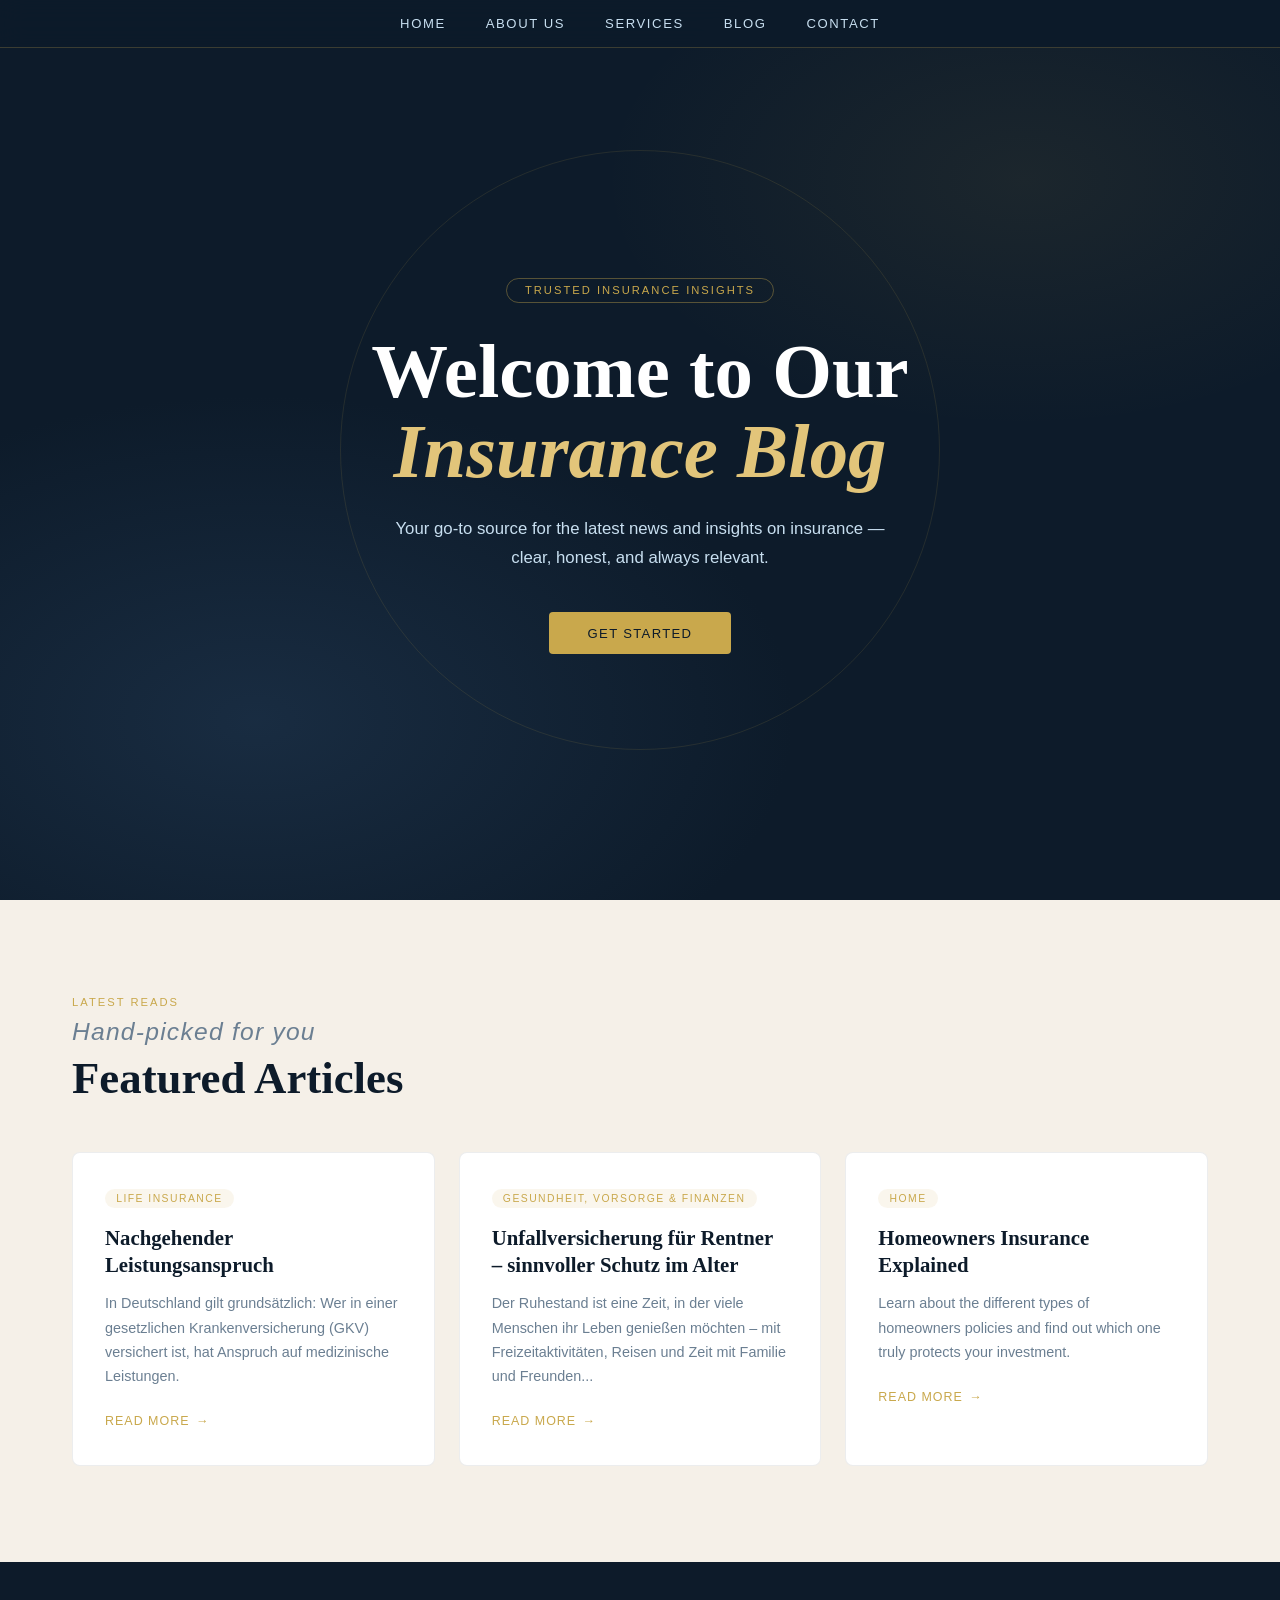
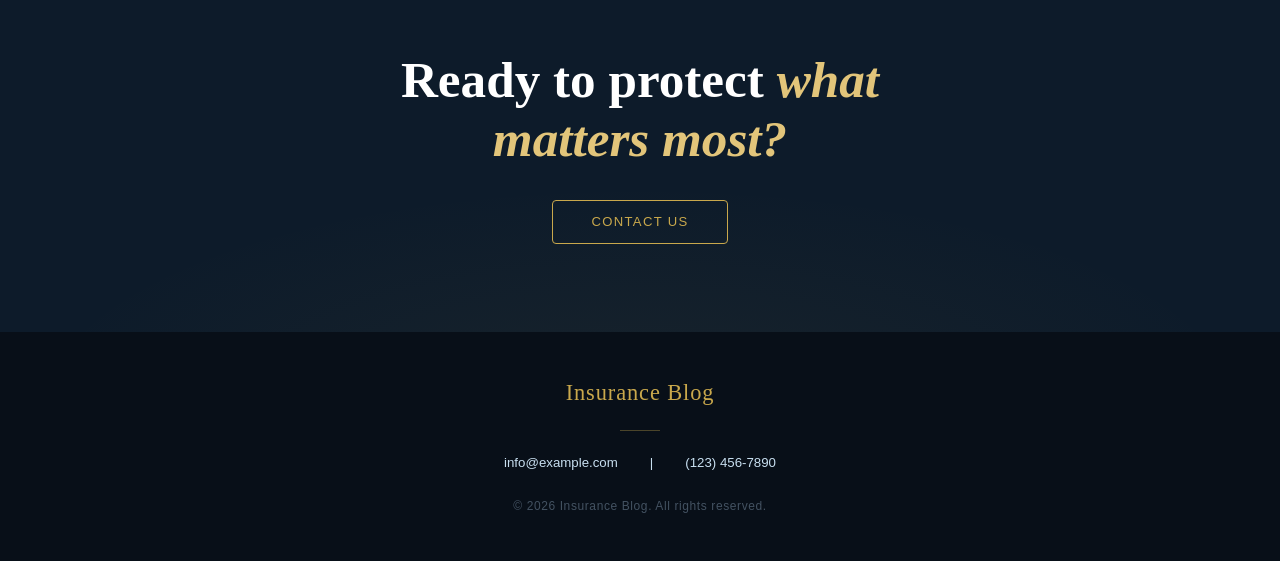
<file: index.html>
<!DOCTYPE html>
<html lang="en">
<head>
    <meta charset="UTF-8">
    <meta name="viewport" content="width=device-width, initial-scale=1.0">
    <title>Insurance Blog</title>
    <link rel="stylesheet" href="styles.css">
</head>
<body>
    <header>
        <nav>
            <ul>
                <li><a href="#">Home</a></li>
                <li><a href="#">About Us</a></li>
                <li><a href="#">Services</a></li>
                <li><a href="#">Blog</a></li>
                <li><a href="#">Contact</a></li>
            </ul>
        </nav>
    </header>
 
    <section class="hero">
        <div class="hero-badge">Trusted Insurance Insights</div>
        <h1>Welcome to Our<br><em>Insurance Blog</em></h1>
        <p>Your go-to source for the latest news and insights on insurance — clear, honest, and always relevant.</p>
        <div class="cta-wrap">
            <a href="#" class="cta-button">Get Started</a>
        </div>
    </section>
 
    <section class="featured-articles">
        <p class="section-label">Latest Reads</p>
        <h2>
            <span>Hand-picked for you</span>
            Featured Articles
        </h2>
        <div class="articles-grid">
            <article class="reveal">
                <span class="article-tag">Life Insurance</span>
                <h3>Nachgehender Leistungsanspruch </h3>
                <p>In Deutschland gilt grundsätzlich: Wer in einer gesetzlichen Krankenversicherung (GKV) versichert ist, hat Anspruch auf medizinische Leistungen.</p>
                <a href="Nachgehender-leistungsanspruch.html">Read More</a>
            </article>
            <article class="reveal">
                <span class="article-tag">Gesundheit, Vorsorge & Finanzen</span>
                <h3>Unfallversicherung für Rentner – sinnvoller Schutz im Alter</h3>
                <p>Der Ruhestand ist eine Zeit, in der viele Menschen ihr Leben genießen möchten – mit Freizeitaktivitäten, Reisen und Zeit mit Familie und Freunden...</p>
                <a href="Unfallversicherung-rentner.html">Read More</a>
            </article>
            <article class="reveal">
                <span class="article-tag">Home</span>
                <h3>Homeowners Insurance Explained</h3>
                <p>Learn about the different types of homeowners policies and find out which one truly protects your investment.</p>
                <a href="#">Read More</a>
            </article>
        </div>
    </section>
 
    <section class="call-to-action">
        <h2>Ready to protect <em>what matters most?</em></h2>
        <a href="#" class="cta-button outline">Contact Us</a>
    </section>
 
    <footer>
        <div class="footer-inner">
            <div class="footer-logo">Insurance Blog</div>
            <div class="footer-divider"></div>
            <div class="footer-contacts">
                <a href="mailto:info@example.com">info@example.com</a>
                <span>|</span>
                <a href="tel:+11234567890">(123) 456-7890</a>
            </div>
            <p class="footer-copy">&copy; 2026 Insurance Blog. All rights reserved.</p>
        </div>
    </footer>
 
    <script>
        // Scroll reveal
        const reveals = document.querySelectorAll('.reveal');
        const obs = new IntersectionObserver((entries) => {
            entries.forEach((e, i) => {
                if (e.isIntersecting) {
                    setTimeout(() => e.target.classList.add('visible'), i * 120);
                    obs.unobserve(e.target);
                }
            });
        }, { threshold: 0.15 });
        reveals.forEach(el => obs.observe(el));
    </script>
 
</body>
</html>
</file>
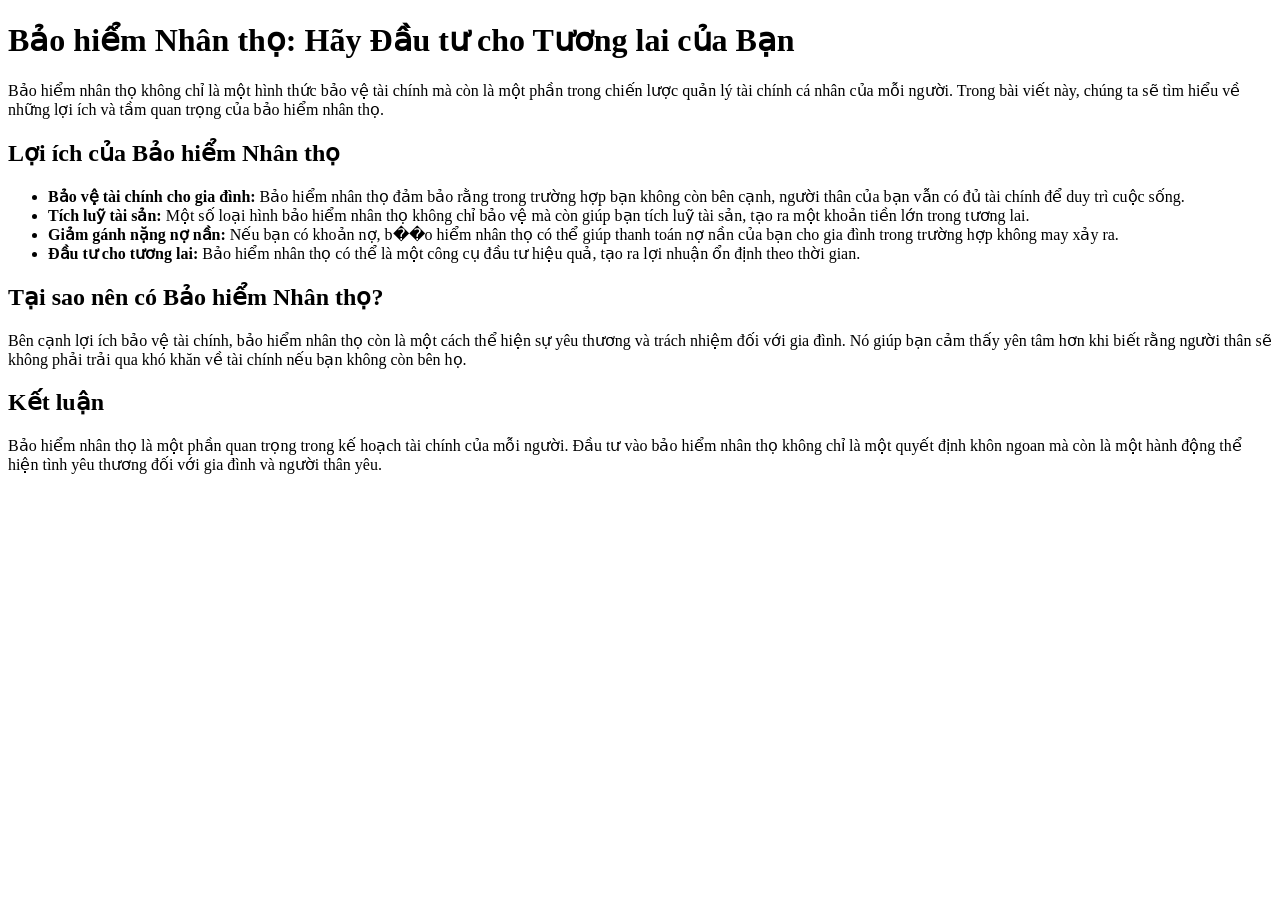
<file: bao-hiem-nhan-tho.html>
<!DOCTYPE html>
<html lang="vi">
<head>
    <meta charset="UTF-8">
    <meta name="viewport" content="width=device-width, initial-scale=1.0">
    <title>Lợi ích và Tầm quan trọng của Bảo hiểm Nhân thọ</title>
</head>
<body>
    <h1>Bảo hiểm Nhân thọ: Hãy Đầu tư cho Tương lai của Bạn</h1>
    <p>Bảo hiểm nhân thọ không chỉ là một hình thức bảo vệ tài chính mà còn là một phần trong chiến lược quản lý tài chính cá nhân của mỗi người. Trong bài viết này, chúng ta sẽ tìm hiểu về những lợi ích và tầm quan trọng của bảo hiểm nhân thọ.</p>
    <h2>Lợi ích của Bảo hiểm Nhân thọ</h2>
    <ul>
        <li><strong>Bảo vệ tài chính cho gia đình:</strong> Bảo hiểm nhân thọ đảm bảo rằng trong trường hợp bạn không còn bên cạnh, người thân của bạn vẫn có đủ tài chính để duy trì cuộc sống.</li>
        <li><strong>Tích luỹ tài sản:</strong> Một số loại hình bảo hiểm nhân thọ không chỉ bảo vệ mà còn giúp bạn tích luỹ tài sản, tạo ra một khoản tiền lớn trong tương lai.</li>
        <li><strong>Giảm gánh nặng nợ nần:</strong> Nếu bạn có khoản nợ, b��o hiểm nhân thọ có thể giúp thanh toán nợ nần của bạn cho gia đình trong trường hợp không may xảy ra.</li>
        <li><strong>Đầu tư cho tương lai:</strong> Bảo hiểm nhân thọ có thể là một công cụ đầu tư hiệu quả, tạo ra lợi nhuận ổn định theo thời gian.</li>
    </ul>
    <h2>Tại sao nên có Bảo hiểm Nhân thọ?</h2>
    <p>Bên cạnh lợi ích bảo vệ tài chính, bảo hiểm nhân thọ còn là một cách thể hiện sự yêu thương và trách nhiệm đối với gia đình. Nó giúp bạn cảm thấy yên tâm hơn khi biết rằng người thân sẽ không phải trải qua khó khăn về tài chính nếu bạn không còn bên họ.</p>
    <h2>Kết luận</h2>
    <p>Bảo hiểm nhân thọ là một phần quan trọng trong kế hoạch tài chính của mỗi người. Đầu tư vào bảo hiểm nhân thọ không chỉ là một quyết định khôn ngoan mà còn là một hành động thể hiện tình yêu thương đối với gia đình và người thân yêu.</p>
</body>
</html>
</file>
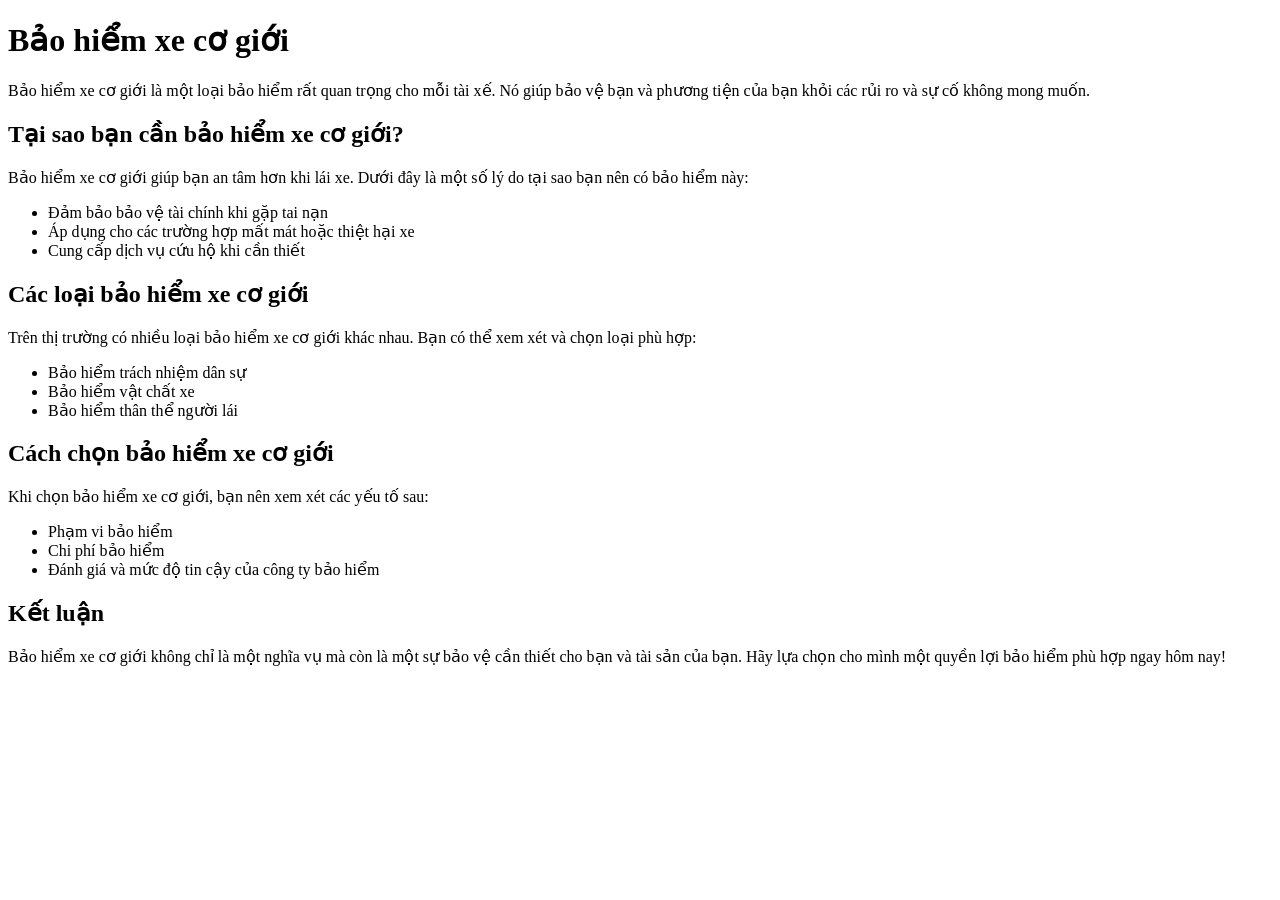
<file: bao-hiem-xe-co.html>
<!DOCTYPE html>
<html lang="vi">
<head>
    <meta charset="UTF-8">
    <meta name="viewport" content="width=device-width, initial-scale=1.0">
    <title>Bảo hiểm xe cơ giới</title>
</head>
<body>
    <h1>Bảo hiểm xe cơ giới</h1>
    <p>Bảo hiểm xe cơ giới là một loại bảo hiểm rất quan trọng cho mỗi tài xế. Nó giúp bảo vệ bạn và phương tiện của bạn khỏi các rủi ro và sự cố không mong muốn.</p>

    <h2>Tại sao bạn cần bảo hiểm xe cơ giới?</h2>
    <p>Bảo hiểm xe cơ giới giúp bạn an tâm hơn khi lái xe. Dưới đây là một số lý do tại sao bạn nên có bảo hiểm này:</p>
    <ul>
        <li>Đảm bảo bảo vệ tài chính khi gặp tai nạn</li>
        <li>Áp dụng cho các trường hợp mất mát hoặc thiệt hại xe</li>
        <li>Cung cấp dịch vụ cứu hộ khi cần thiết</li>
    </ul>

    <h2>Các loại bảo hiểm xe cơ giới</h2>
    <p>Trên thị trường có nhiều loại bảo hiểm xe cơ giới khác nhau. Bạn có thể xem xét và chọn loại phù hợp:</p>
    <ul>
        <li>Bảo hiểm trách nhiệm dân sự</li>
        <li>Bảo hiểm vật chất xe</li>
        <li>Bảo hiểm thân thể người lái</li>
    </ul>

    <h2>Cách chọn bảo hiểm xe cơ giới</h2>
    <p>Khi chọn bảo hiểm xe cơ giới, bạn nên xem xét các yếu tố sau:</p>
    <ul>
        <li>Phạm vi bảo hiểm</li>
        <li>Chi phí bảo hiểm</li>
        <li>Đánh giá và mức độ tin cậy của công ty bảo hiểm</li>
    </ul>

    <h2>Kết luận</h2>
    <p>Bảo hiểm xe cơ giới không chỉ là một nghĩa vụ mà còn là một sự bảo vệ cần thiết cho bạn và tài sản của bạn. Hãy lựa chọn cho mình một quyền lợi bảo hiểm phù hợp ngay hôm nay!</p>
</body>
</html>
</file>
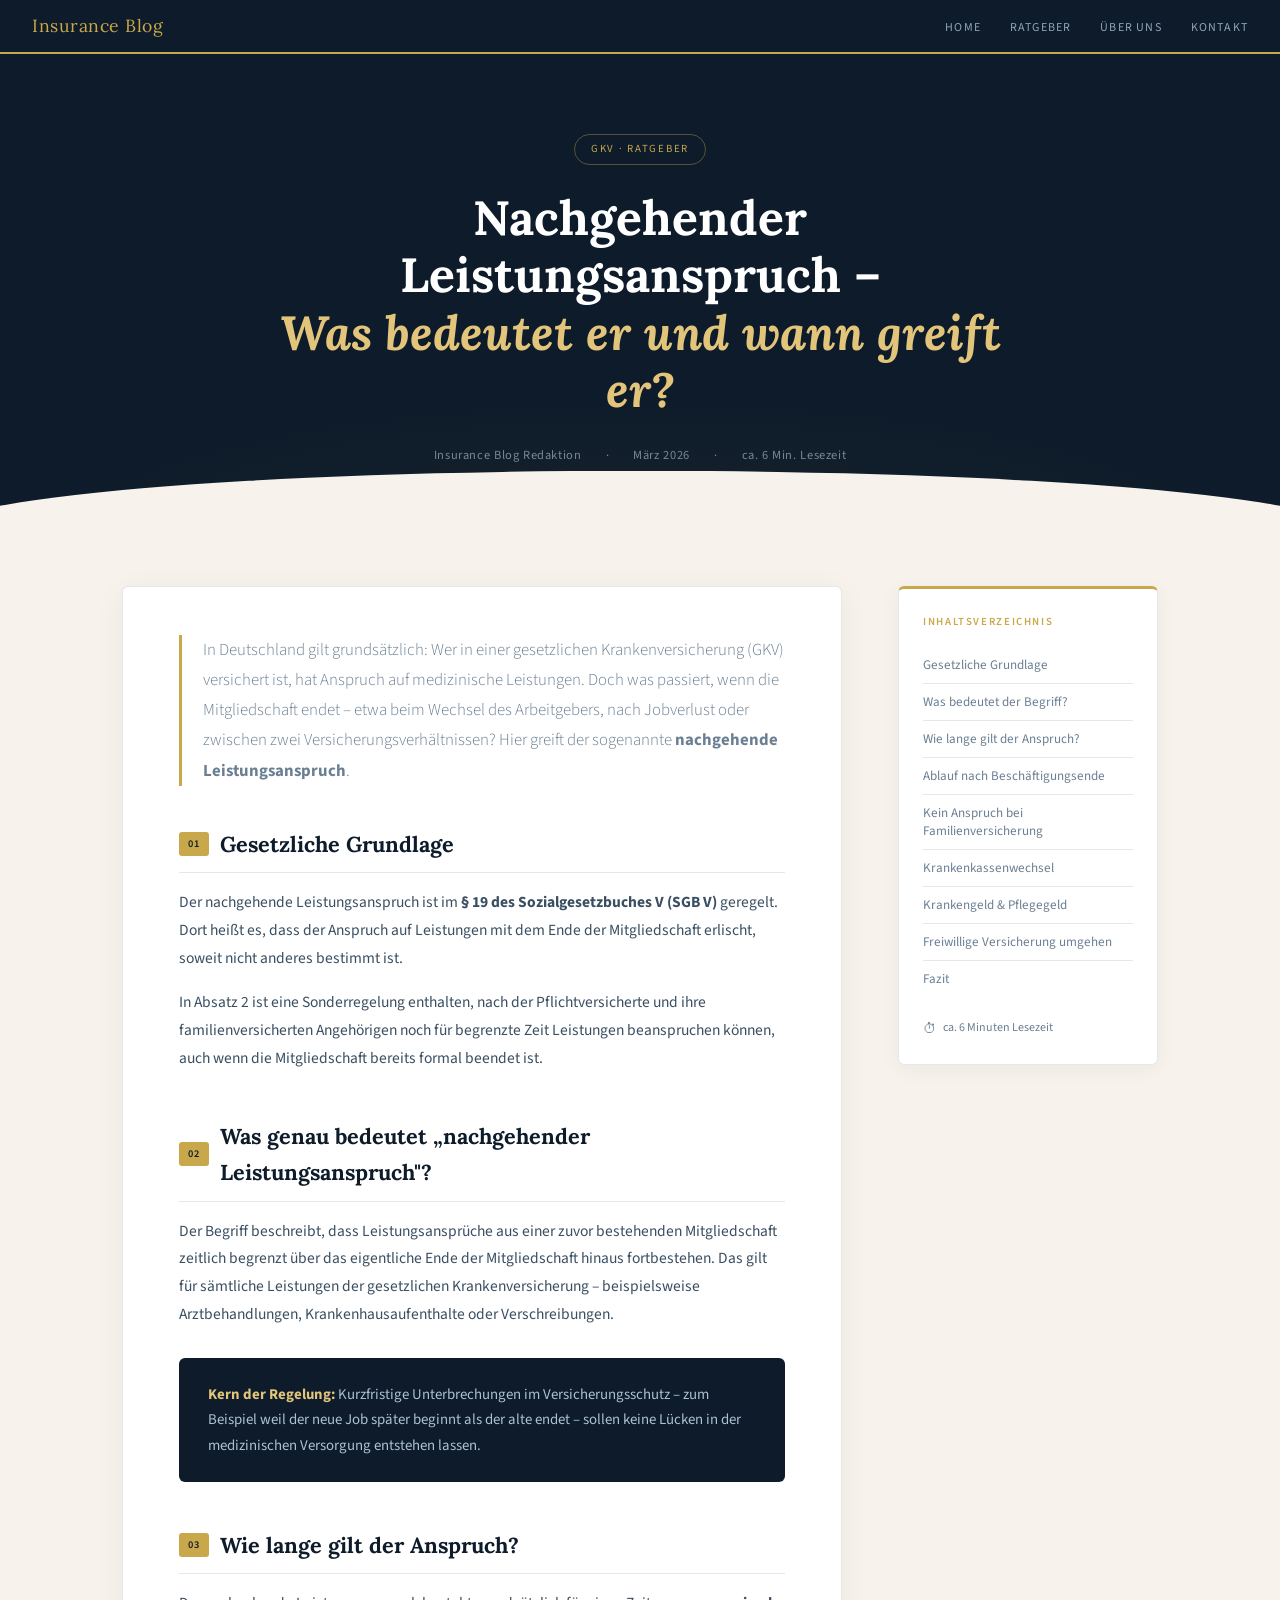
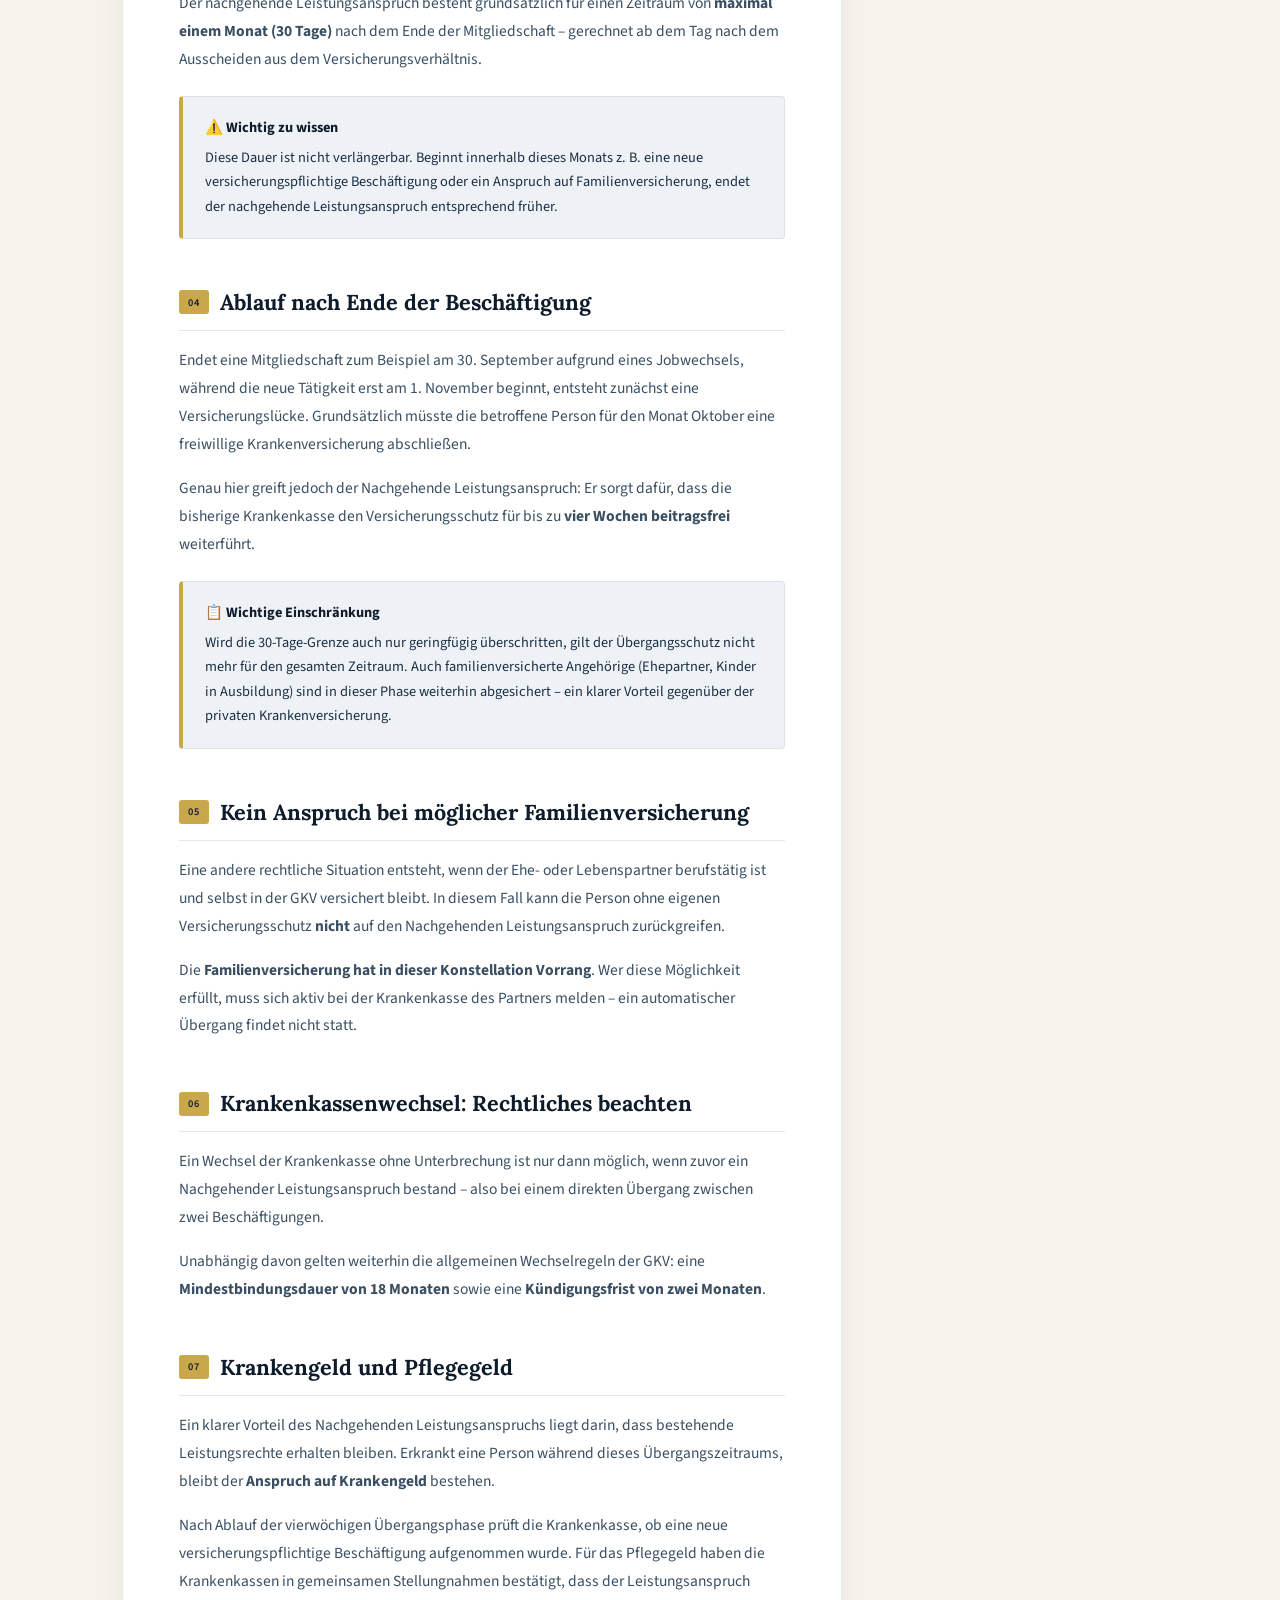
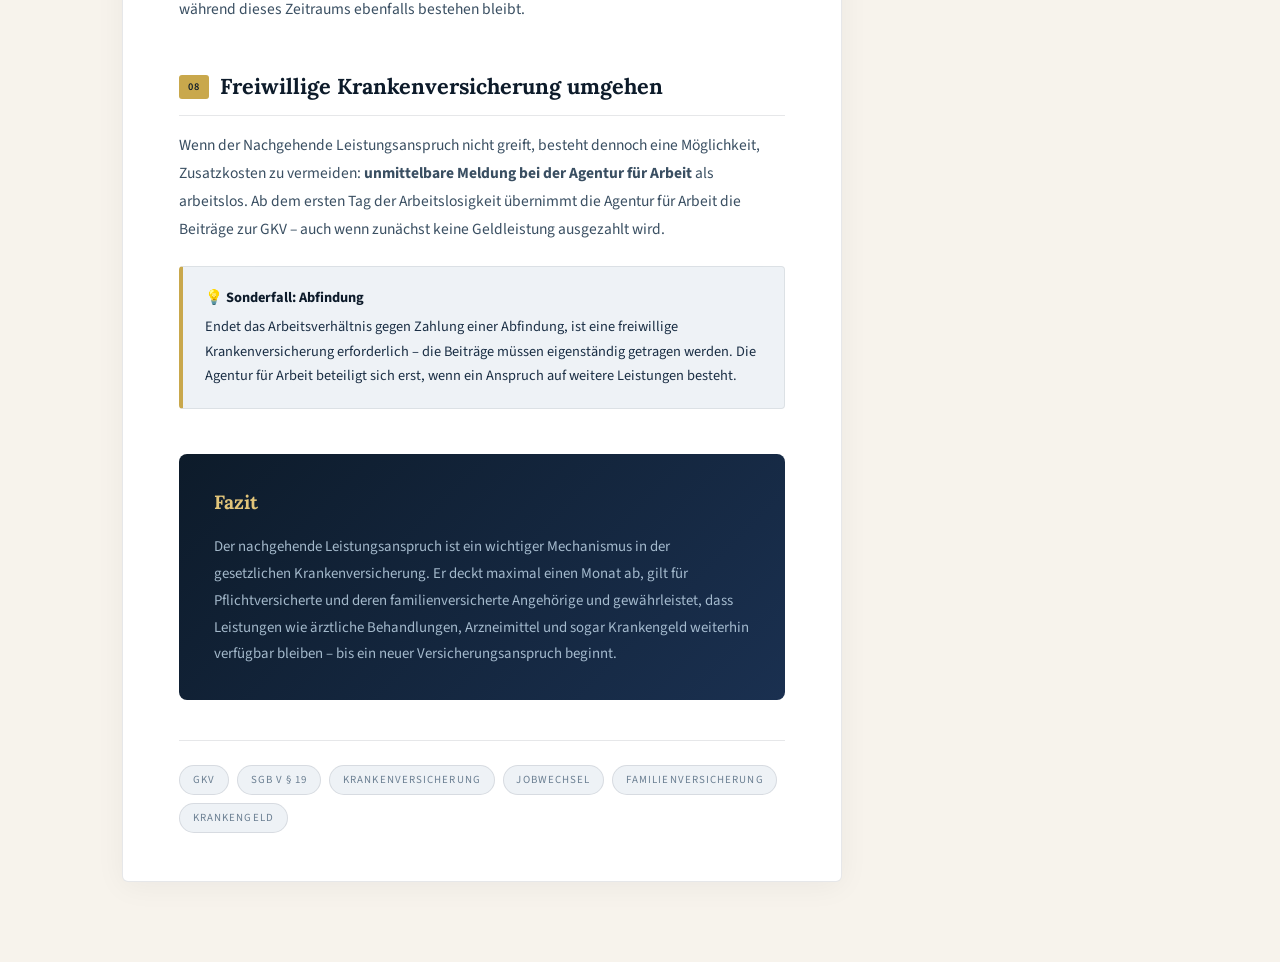
<file: Nachgehender-leistungsanspruch.html>
<!DOCTYPE html>
<html lang="de">
<head>
    <meta charset="UTF-8">
    <meta name="viewport" content="width=device-width, initial-scale=1.0">
    <title>Nachgehender Leistungsanspruch – Insurance Blog</title>
    <link href="https://fonts.googleapis.com/css2?family=Lora:ital,wght@0,400;0,600;0,700;1,400;1,600&family=Source+Sans+3:wght@300;400;500;600&display=swap" rel="stylesheet">
     <link rel="stylesheet" href="styleblog.css">
</head>
<body>

    <!-- Top Bar -->
    <header class="topbar">
        <a href="https://wearingshortss.github.io/Blog-Dein/" class="topbar-logo">Insurance Blog</a>
        <nav>
            <ul class="topbar-nav">
                <li><a href="#">Home</a></li>
                <li><a href="#">Ratgeber</a></li>
                <li><a href="#">Über uns</a></li>
                <li><a href="#">Kontakt</a></li>
            </ul>
        </nav>
    </header>

    <!-- Hero -->
    <div class="article-hero">
        <span class="hero-category">GKV · Ratgeber</span>
        <h1>Nachgehender Leistungsanspruch –<br><em>Was bedeutet er und wann greift er?</em></h1>
        <div class="hero-meta">
            <span>Insurance Blog Redaktion</span>
            <span>März 2026</span>
            <span>ca. 6 Min. Lesezeit</span>
        </div>
    </div>

    <!-- Page Layout -->
    <div class="page-wrap">

        <!-- Main Article -->
        <main class="article-body">

            <p class="article-intro">
                In Deutschland gilt grundsätzlich: Wer in einer gesetzlichen Krankenversicherung (GKV) versichert ist, hat Anspruch auf medizinische Leistungen. Doch was passiert, wenn die Mitgliedschaft endet – etwa beim Wechsel des Arbeitgebers, nach Jobverlust oder zwischen zwei Versicherungsverhältnissen? Hier greift der sogenannte <strong>nachgehende Leistungsanspruch</strong>.
            </p>

            <!-- Section 1 -->
            <div class="article-section reveal" id="sec1">
                <h2><span class="sec-num">01</span> Gesetzliche Grundlage</h2>
                <p>Der nachgehende Leistungsanspruch ist im <strong>§ 19 des Sozialgesetzbuches V (SGB V)</strong> geregelt. Dort heißt es, dass der Anspruch auf Leistungen mit dem Ende der Mitgliedschaft erlischt, soweit nicht anderes bestimmt ist.</p>
                <p>In Absatz 2 ist eine Sonderregelung enthalten, nach der Pflichtversicherte und ihre familienversicherten Angehörigen noch für begrenzte Zeit Leistungen beanspruchen können, auch wenn die Mitgliedschaft bereits formal beendet ist.</p>
            </div>

            <!-- Section 2 -->
            <div class="article-section reveal" id="sec2">
                <h2><span class="sec-num">02</span> Was genau bedeutet „nachgehender Leistungsanspruch"?</h2>
                <p>Der Begriff beschreibt, dass Leistungsansprüche aus einer zuvor bestehenden Mitgliedschaft zeitlich begrenzt über das eigentliche Ende der Mitgliedschaft hinaus fortbestehen. Das gilt für sämtliche Leistungen der gesetzlichen Krankenversicherung – beispielsweise Arztbehandlungen, Krankenhausaufenthalte oder Verschreibungen.</p>
                <div class="callout">
                    <strong>Kern der Regelung:</strong> Kurzfristige Unterbrechungen im Versicherungsschutz – zum Beispiel weil der neue Job später beginnt als der alte endet – sollen keine Lücken in der medizinischen Versorgung entstehen lassen.
                </div>
            </div>

            <!-- Section 3 -->
            <div class="article-section reveal" id="sec3">
                <h2><span class="sec-num">03</span> Wie lange gilt der Anspruch?</h2>
                <p>Der nachgehende Leistungsanspruch besteht grundsätzlich für einen Zeitraum von <strong>maximal einem Monat (30 Tage)</strong> nach dem Ende der Mitgliedschaft – gerechnet ab dem Tag nach dem Ausscheiden aus dem Versicherungsverhältnis.</p>
                <div class="info-box">
                    <strong>⚠️ Wichtig zu wissen</strong>
                    Diese Dauer ist nicht verlängerbar. Beginnt innerhalb dieses Monats z. B. eine neue versicherungspflichtige Beschäftigung oder ein Anspruch auf Familienversicherung, endet der nachgehende Leistungsanspruch entsprechend früher.
                </div>
            </div>

            <!-- Section 4 -->
            <div class="article-section reveal" id="sec4">
                <h2><span class="sec-num">04</span> Ablauf nach Ende der Beschäftigung</h2>
                <p>Endet eine Mitgliedschaft zum Beispiel am 30. September aufgrund eines Jobwechsels, während die neue Tätigkeit erst am 1. November beginnt, entsteht zunächst eine Versicherungslücke. Grundsätzlich müsste die betroffene Person für den Monat Oktober eine freiwillige Krankenversicherung abschließen.</p>
                <p>Genau hier greift jedoch der Nachgehende Leistungsanspruch: Er sorgt dafür, dass die bisherige Krankenkasse den Versicherungsschutz für bis zu <strong>vier Wochen beitragsfrei</strong> weiterführt.</p>
                <div class="info-box">
                    <strong>📋 Wichtige Einschränkung</strong>
                    Wird die 30-Tage-Grenze auch nur geringfügig überschritten, gilt der Übergangsschutz nicht mehr für den gesamten Zeitraum. Auch familienversicherte Angehörige (Ehepartner, Kinder in Ausbildung) sind in dieser Phase weiterhin abgesichert – ein klarer Vorteil gegenüber der privaten Krankenversicherung.
                </div>
            </div>

            <!-- Section 5 -->
            <div class="article-section reveal" id="sec5">
                <h2><span class="sec-num">05</span> Kein Anspruch bei möglicher Familienversicherung</h2>
                <p>Eine andere rechtliche Situation entsteht, wenn der Ehe- oder Lebenspartner berufstätig ist und selbst in der GKV versichert bleibt. In diesem Fall kann die Person ohne eigenen Versicherungsschutz <strong>nicht</strong> auf den Nachgehenden Leistungsanspruch zurückgreifen.</p>
                <p>Die <strong>Familienversicherung hat in dieser Konstellation Vorrang</strong>. Wer diese Möglichkeit erfüllt, muss sich aktiv bei der Krankenkasse des Partners melden – ein automatischer Übergang findet nicht statt.</p>
            </div>

            <!-- Section 6 -->
            <div class="article-section reveal" id="sec6">
                <h2><span class="sec-num">06</span> Krankenkassenwechsel: Rechtliches beachten</h2>
                <p>Ein Wechsel der Krankenkasse ohne Unterbrechung ist nur dann möglich, wenn zuvor ein Nachgehender Leistungsanspruch bestand – also bei einem direkten Übergang zwischen zwei Beschäftigungen.</p>
                <p>Unabhängig davon gelten weiterhin die allgemeinen Wechselregeln der GKV: eine <strong>Mindestbindungsdauer von 18 Monaten</strong> sowie eine <strong>Kündigungsfrist von zwei Monaten</strong>.</p>
            </div>

            <!-- Section 7 -->
            <div class="article-section reveal" id="sec7">
                <h2><span class="sec-num">07</span> Krankengeld und Pflegegeld</h2>
                <p>Ein klarer Vorteil des Nachgehenden Leistungsanspruchs liegt darin, dass bestehende Leistungsrechte erhalten bleiben. Erkrankt eine Person während dieses Übergangszeitraums, bleibt der <strong>Anspruch auf Krankengeld</strong> bestehen.</p>
                <p>Nach Ablauf der vierwöchigen Übergangsphase prüft die Krankenkasse, ob eine neue versicherungspflichtige Beschäftigung aufgenommen wurde. Für das Pflegegeld haben die Krankenkassen in gemeinsamen Stellungnahmen bestätigt, dass der Leistungsanspruch während dieses Zeitraums ebenfalls bestehen bleibt.</p>
            </div>

            <!-- Section 8 -->
            <div class="article-section reveal" id="sec8">
                <h2><span class="sec-num">08</span> Freiwillige Krankenversicherung umgehen</h2>
                <p>Wenn der Nachgehende Leistungsanspruch nicht greift, besteht dennoch eine Möglichkeit, Zusatzkosten zu vermeiden: <strong>unmittelbare Meldung bei der Agentur für Arbeit</strong> als arbeitslos. Ab dem ersten Tag der Arbeitslosigkeit übernimmt die Agentur für Arbeit die Beiträge zur GKV – auch wenn zunächst keine Geldleistung ausgezahlt wird.</p>
                <div class="info-box">
                    <strong>💡 Sonderfall: Abfindung</strong>
                    Endet das Arbeitsverhältnis gegen Zahlung einer Abfindung, ist eine freiwillige Krankenversicherung erforderlich – die Beiträge müssen eigenständig getragen werden. Die Agentur für Arbeit beteiligt sich erst, wenn ein Anspruch auf weitere Leistungen besteht.
                </div>
            </div>

            <!-- Fazit -->
            <div class="fazit reveal" id="fazit">
                <h2>Fazit</h2>
                <p>Der nachgehende Leistungsanspruch ist ein wichtiger Mechanismus in der gesetzlichen Krankenversicherung. Er deckt maximal einen Monat ab, gilt für Pflichtversicherte und deren familienversicherte Angehörige und gewährleistet, dass Leistungen wie ärztliche Behandlungen, Arzneimittel und sogar Krankengeld weiterhin verfügbar bleiben – bis ein neuer Versicherungsanspruch beginnt.</p>
            </div>

            <!-- Tags -->
            <div class="article-tags">
                <span class="tag">GKV</span>
                <span class="tag">SGB V § 19</span>
                <span class="tag">Krankenversicherung</span>
                <span class="tag">Jobwechsel</span>
                <span class="tag">Familienversicherung</span>
                <span class="tag">Krankengeld</span>
            </div>

        </main>

        <!-- Sidebar TOC -->
        <aside class="sidebar">
            <div class="toc-card">
                <div class="toc-title">Inhaltsverzeichnis</div>
                <ul class="toc-list">
                    <li><a href="#sec1">Gesetzliche Grundlage</a></li>
                    <li><a href="#sec2">Was bedeutet der Begriff?</a></li>
                    <li><a href="#sec3">Wie lange gilt der Anspruch?</a></li>
                    <li><a href="#sec4">Ablauf nach Beschäftigungsende</a></li>
                    <li><a href="#sec5">Kein Anspruch bei Familienversicherung</a></li>
                    <li><a href="#sec6">Krankenkassenwechsel</a></li>
                    <li><a href="#sec7">Krankengeld & Pflegegeld</a></li>
                    <li><a href="#sec8">Freiwillige Versicherung umgehen</a></li>
                    <li><a href="#fazit">Fazit</a></li>
                </ul>
                <div class="read-time">ca. 6 Minuten Lesezeit</div>
            </div>
        </aside>

    </div>

    <script>
        const reveals = document.querySelectorAll('.reveal');
        const obs = new IntersectionObserver((entries) => {
            entries.forEach((e, i) => {
                if (e.isIntersecting) {
                    setTimeout(() => e.target.classList.add('visible'), i * 80);
                    obs.unobserve(e.target);
                }
            });
        }, { threshold: 0.1 });
        reveals.forEach(el => obs.observe(el));

        // Active TOC highlight
        const sections = document.querySelectorAll('[id]');
        const tocLinks = document.querySelectorAll('.toc-list a');
        window.addEventListener('scroll', () => {
            let current = '';
            sections.forEach(s => {
                if (window.scrollY >= s.offsetTop - 120) current = s.id;
            });
            tocLinks.forEach(a => {
                a.style.color = a.getAttribute('href') === '#' + current
                    ? 'var(--gold)' : '';
            });
        });
    </script>

</body>
</html>
</file>
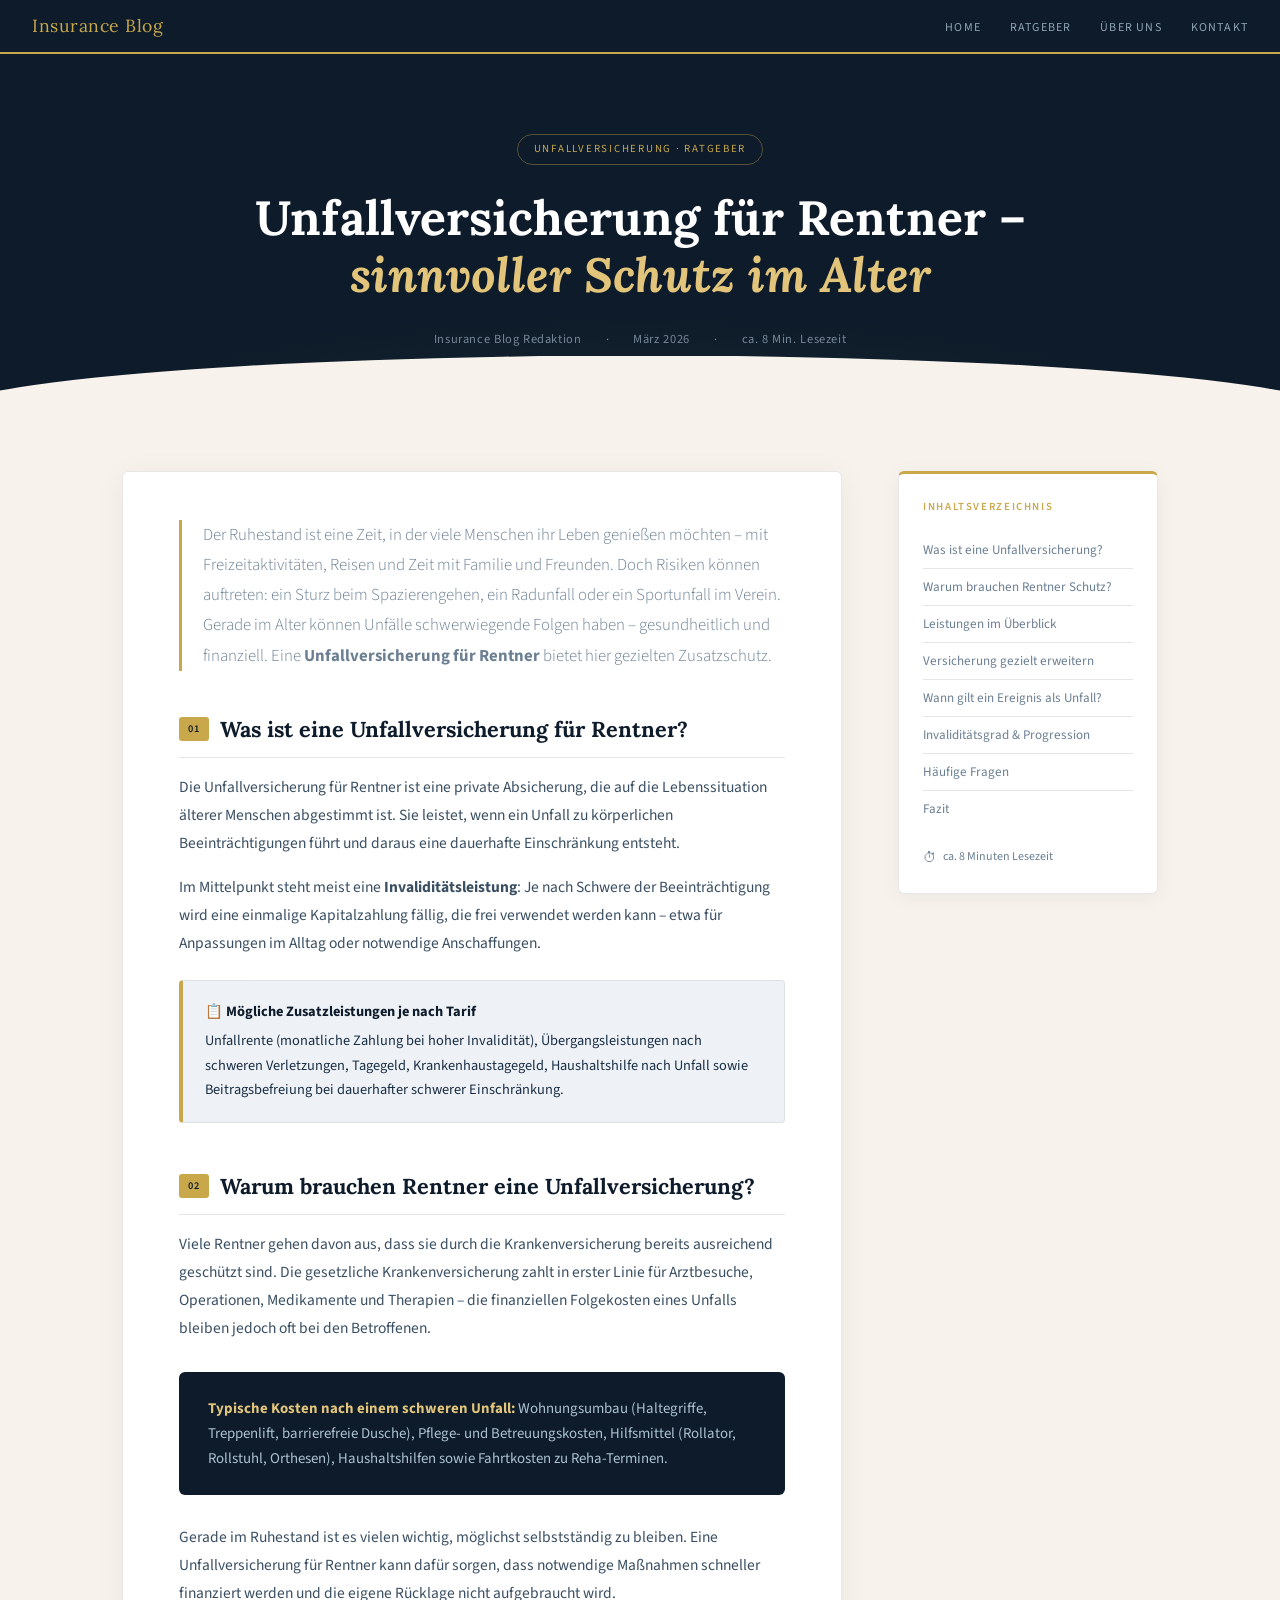
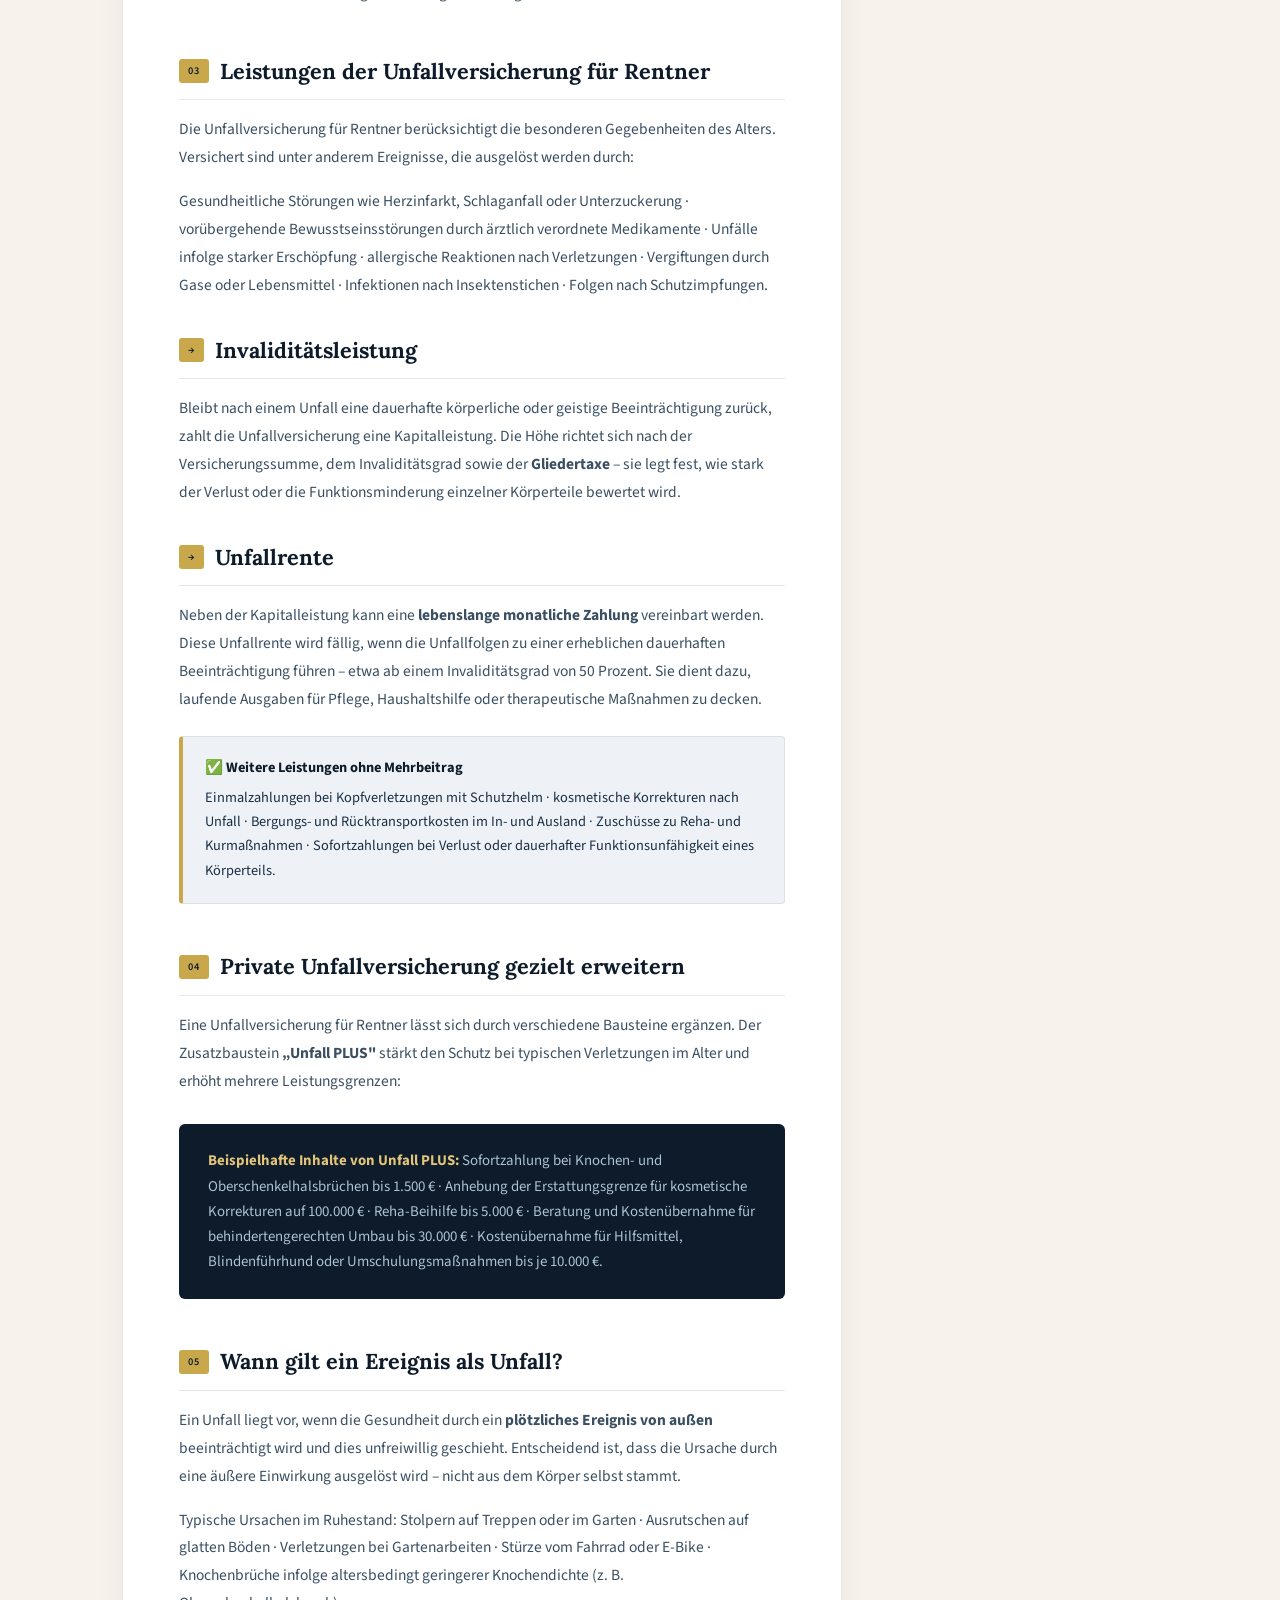
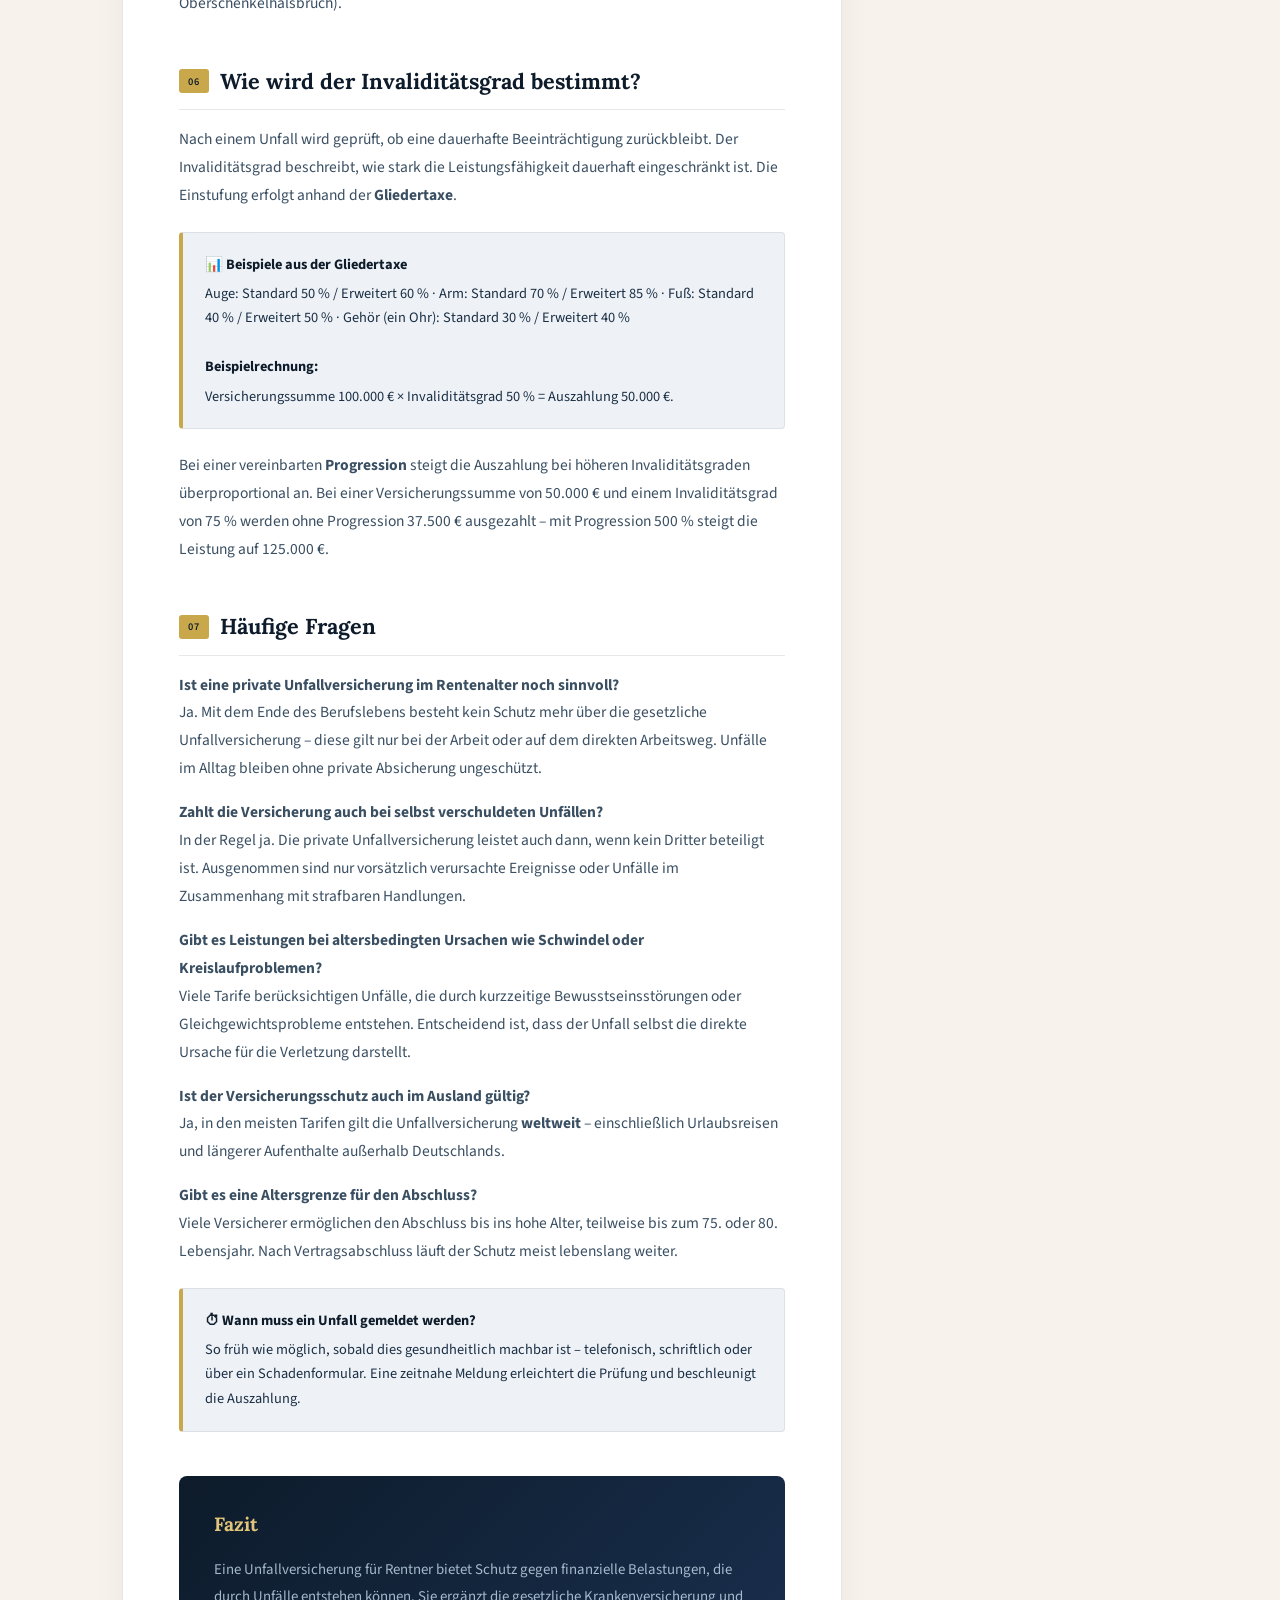
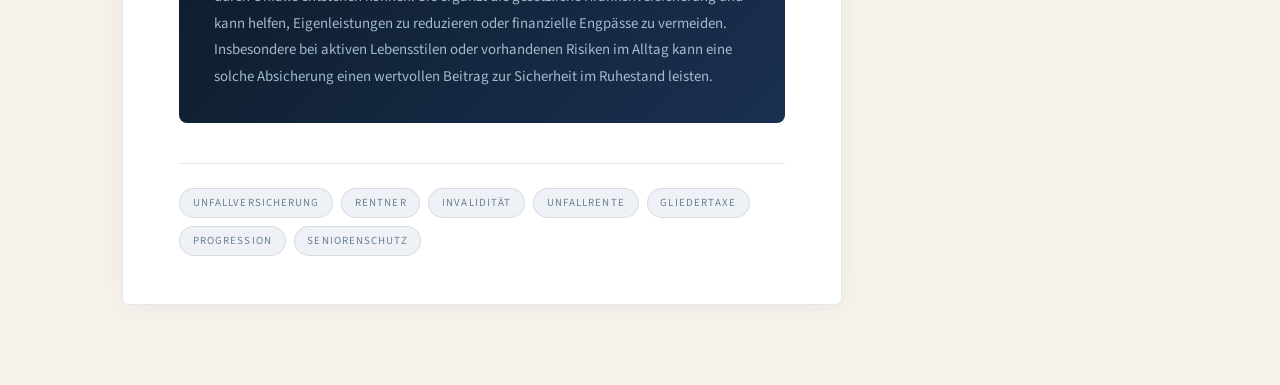
<file: Unfallversicherung-rentner.html>
<!DOCTYPE html>
<html lang="de">
<head>
    <meta charset="UTF-8">
    <meta name="viewport" content="width=device-width, initial-scale=1.0">
    <title>Unfallversicherung für Rentner – Insurance Blog</title>
    <link href="https://fonts.googleapis.com/css2?family=Lora:ital,wght@0,400;0,600;0,700;1,400;1,600&family=Source+Sans+3:wght@300;400;500;600&display=swap" rel="stylesheet">
    <link rel="stylesheet" href="styleblog.css">
</head>
<body>

    <!-- Top Bar -->
    <header class="topbar">
        <a href="https://wearingshortss.github.io/Blog-Dein/" class="topbar-logo">Insurance Blog</a>
        <nav>
            <ul class="topbar-nav">
                <li><a href="#">Home</a></li>
                <li><a href="#">Ratgeber</a></li>
                <li><a href="#">Über uns</a></li>
                <li><a href="#">Kontakt</a></li>
            </ul>
        </nav>
    </header>

    <!-- Hero -->
    <div class="article-hero">
        <span class="hero-category">Unfallversicherung · Ratgeber</span>
        <h1>Unfallversicherung für Rentner –<br><em>sinnvoller Schutz im Alter</em></h1>
        <div class="hero-meta">
            <span>Insurance Blog Redaktion</span>
            <span>März 2026</span>
            <span>ca. 8 Min. Lesezeit</span>
        </div>
    </div>

    <!-- Page Layout -->
    <div class="page-wrap">

        <!-- Main Article -->
        <main class="article-body">

            <p class="article-intro">
                Der Ruhestand ist eine Zeit, in der viele Menschen ihr Leben genießen möchten – mit Freizeitaktivitäten, Reisen und Zeit mit Familie und Freunden. Doch Risiken können auftreten: ein Sturz beim Spazierengehen, ein Radunfall oder ein Sportunfall im Verein. Gerade im Alter können Unfälle schwerwiegende Folgen haben – gesundheitlich und finanziell. Eine <strong>Unfallversicherung für Rentner</strong> bietet hier gezielten Zusatzschutz.
            </p>

            <!-- Section 1 -->
            <div class="article-section reveal" id="sec1">
                <h2><span class="sec-num">01</span> Was ist eine Unfallversicherung für Rentner?</h2>
                <p>Die Unfallversicherung für Rentner ist eine private Absicherung, die auf die Lebenssituation älterer Menschen abgestimmt ist. Sie leistet, wenn ein Unfall zu körperlichen Beeinträchtigungen führt und daraus eine dauerhafte Einschränkung entsteht.</p>
                <p>Im Mittelpunkt steht meist eine <strong>Invaliditätsleistung</strong>: Je nach Schwere der Beeinträchtigung wird eine einmalige Kapitalzahlung fällig, die frei verwendet werden kann – etwa für Anpassungen im Alltag oder notwendige Anschaffungen.</p>
                <div class="info-box">
                    <strong>📋 Mögliche Zusatzleistungen je nach Tarif</strong>
                    Unfallrente (monatliche Zahlung bei hoher Invalidität), Übergangsleistungen nach schweren Verletzungen, Tagegeld, Krankenhaustagegeld, Haushaltshilfe nach Unfall sowie Beitragsbefreiung bei dauerhafter schwerer Einschränkung.
                </div>
            </div>

            <!-- Section 2 -->
            <div class="article-section reveal" id="sec2">
                <h2><span class="sec-num">02</span> Warum brauchen Rentner eine Unfallversicherung?</h2>
                <p>Viele Rentner gehen davon aus, dass sie durch die Krankenversicherung bereits ausreichend geschützt sind. Die gesetzliche Krankenversicherung zahlt in erster Linie für Arztbesuche, Operationen, Medikamente und Therapien – die finanziellen Folgekosten eines Unfalls bleiben jedoch oft bei den Betroffenen.</p>
                <div class="callout">
                    <strong>Typische Kosten nach einem schweren Unfall:</strong> Wohnungsumbau (Haltegriffe, Treppenlift, barrierefreie Dusche), Pflege- und Betreuungskosten, Hilfsmittel (Rollator, Rollstuhl, Orthesen), Haushaltshilfen sowie Fahrtkosten zu Reha-Terminen.
                </div>
                <p>Gerade im Ruhestand ist es vielen wichtig, möglichst selbstständig zu bleiben. Eine Unfallversicherung für Rentner kann dafür sorgen, dass notwendige Maßnahmen schneller finanziert werden und die eigene Rücklage nicht aufgebraucht wird.</p>
            </div>

            <!-- Section 3 -->
            <div class="article-section reveal" id="sec3">
                <h2><span class="sec-num">03</span> Leistungen der Unfallversicherung für Rentner</h2>
                <p>Die Unfallversicherung für Rentner berücksichtigt die besonderen Gegebenheiten des Alters. Versichert sind unter anderem Ereignisse, die ausgelöst werden durch:</p>
                <p>Gesundheitliche Störungen wie Herzinfarkt, Schlaganfall oder Unterzuckerung · vorübergehende Bewusstseinsstörungen durch ärztlich verordnete Medikamente · Unfälle infolge starker Erschöpfung · allergische Reaktionen nach Verletzungen · Vergiftungen durch Gase oder Lebensmittel · Infektionen nach Insektenstichen · Folgen nach Schutzimpfungen.</p>

                <h2 style="margin-top:2rem"><span class="sec-num">→</span> Invaliditätsleistung</h2>
                <p>Bleibt nach einem Unfall eine dauerhafte körperliche oder geistige Beeinträchtigung zurück, zahlt die Unfallversicherung eine Kapitalleistung. Die Höhe richtet sich nach der Versicherungssumme, dem Invaliditätsgrad sowie der <strong>Gliedertaxe</strong> – sie legt fest, wie stark der Verlust oder die Funktionsminderung einzelner Körperteile bewertet wird.</p>

                <h2 style="margin-top:2rem"><span class="sec-num">→</span> Unfallrente</h2>
                <p>Neben der Kapitalleistung kann eine <strong>lebenslange monatliche Zahlung</strong> vereinbart werden. Diese Unfallrente wird fällig, wenn die Unfallfolgen zu einer erheblichen dauerhaften Beeinträchtigung führen – etwa ab einem Invaliditätsgrad von 50 Prozent. Sie dient dazu, laufende Ausgaben für Pflege, Haushaltshilfe oder therapeutische Maßnahmen zu decken.</p>

                <div class="info-box">
                    <strong>✅ Weitere Leistungen ohne Mehrbeitrag</strong>
                    Einmalzahlungen bei Kopfverletzungen mit Schutzhelm · kosmetische Korrekturen nach Unfall · Bergungs- und Rücktransportkosten im In- und Ausland · Zuschüsse zu Reha- und Kurmaßnahmen · Sofortzahlungen bei Verlust oder dauerhafter Funktionsunfähigkeit eines Körperteils.
                </div>
            </div>

            <!-- Section 4 -->
            <div class="article-section reveal" id="sec4">
                <h2><span class="sec-num">04</span> Private Unfallversicherung gezielt erweitern</h2>
                <p>Eine Unfallversicherung für Rentner lässt sich durch verschiedene Bausteine ergänzen. Der Zusatzbaustein <strong>„Unfall PLUS"</strong> stärkt den Schutz bei typischen Verletzungen im Alter und erhöht mehrere Leistungsgrenzen:</p>
                <div class="callout">
                    <strong>Beispielhafte Inhalte von Unfall PLUS:</strong> Sofortzahlung bei Knochen- und Oberschenkelhalsbrüchen bis 1.500 € · Anhebung der Erstattungsgrenze für kosmetische Korrekturen auf 100.000 € · Reha-Beihilfe bis 5.000 € · Beratung und Kostenübernahme für behindertengerechten Umbau bis 30.000 € · Kostenübernahme für Hilfsmittel, Blindenführhund oder Umschulungsmaßnahmen bis je 10.000 €.
                </div>
            </div>

            <!-- Section 5 -->
            <div class="article-section reveal" id="sec5">
                <h2><span class="sec-num">05</span> Wann gilt ein Ereignis als Unfall?</h2>
                <p>Ein Unfall liegt vor, wenn die Gesundheit durch ein <strong>plötzliches Ereignis von außen</strong> beeinträchtigt wird und dies unfreiwillig geschieht. Entscheidend ist, dass die Ursache durch eine äußere Einwirkung ausgelöst wird – nicht aus dem Körper selbst stammt.</p>
                <p>Typische Ursachen im Ruhestand: Stolpern auf Treppen oder im Garten · Ausrutschen auf glatten Böden · Verletzungen bei Gartenarbeiten · Stürze vom Fahrrad oder E-Bike · Knochenbrüche infolge altersbedingt geringerer Knochendichte (z. B. Oberschenkelhalsbruch).</p>
            </div>

            <!-- Section 6 -->
            <div class="article-section reveal" id="sec6">
                <h2><span class="sec-num">06</span> Wie wird der Invaliditätsgrad bestimmt?</h2>
                <p>Nach einem Unfall wird geprüft, ob eine dauerhafte Beeinträchtigung zurückbleibt. Der Invaliditätsgrad beschreibt, wie stark die Leistungsfähigkeit dauerhaft eingeschränkt ist. Die Einstufung erfolgt anhand der <strong>Gliedertaxe</strong>.</p>

                <div class="info-box">
                    <strong>📊 Beispiele aus der Gliedertaxe</strong>
                    Auge: Standard 50 % / Erweitert 60 % · Arm: Standard 70 % / Erweitert 85 % · Fuß: Standard 40 % / Erweitert 50 % · Gehör (ein Ohr): Standard 30 % / Erweitert 40 %<br><br>
                    <strong>Beispielrechnung:</strong> Versicherungssumme 100.000 € × Invaliditätsgrad 50 % = Auszahlung 50.000 €.
                </div>

                <p>Bei einer vereinbarten <strong>Progression</strong> steigt die Auszahlung bei höheren Invaliditätsgraden überproportional an. Bei einer Versicherungssumme von 50.000 € und einem Invaliditätsgrad von 75 % werden ohne Progression 37.500 € ausgezahlt – mit Progression 500 % steigt die Leistung auf 125.000 €.</p>
            </div>

            <!-- Section 7 – FAQ -->
            <div class="article-section reveal" id="sec7">
                <h2><span class="sec-num">07</span> Häufige Fragen</h2>

                <p><strong>Ist eine private Unfallversicherung im Rentenalter noch sinnvoll?</strong><br>
                Ja. Mit dem Ende des Berufslebens besteht kein Schutz mehr über die gesetzliche Unfallversicherung – diese gilt nur bei der Arbeit oder auf dem direkten Arbeitsweg. Unfälle im Alltag bleiben ohne private Absicherung ungeschützt.</p>

                <p><strong>Zahlt die Versicherung auch bei selbst verschuldeten Unfällen?</strong><br>
                In der Regel ja. Die private Unfallversicherung leistet auch dann, wenn kein Dritter beteiligt ist. Ausgenommen sind nur vorsätzlich verursachte Ereignisse oder Unfälle im Zusammenhang mit strafbaren Handlungen.</p>

                <p><strong>Gibt es Leistungen bei altersbedingten Ursachen wie Schwindel oder Kreislaufproblemen?</strong><br>
                Viele Tarife berücksichtigen Unfälle, die durch kurzzeitige Bewusstseinsstörungen oder Gleichgewichtsprobleme entstehen. Entscheidend ist, dass der Unfall selbst die direkte Ursache für die Verletzung darstellt.</p>

                <p><strong>Ist der Versicherungsschutz auch im Ausland gültig?</strong><br>
                Ja, in den meisten Tarifen gilt die Unfallversicherung <strong>weltweit</strong> – einschließlich Urlaubsreisen und längerer Aufenthalte außerhalb Deutschlands.</p>

                <p><strong>Gibt es eine Altersgrenze für den Abschluss?</strong><br>
                Viele Versicherer ermöglichen den Abschluss bis ins hohe Alter, teilweise bis zum 75. oder 80. Lebensjahr. Nach Vertragsabschluss läuft der Schutz meist lebenslang weiter.</p>

                <div class="info-box">
                    <strong>⏱ Wann muss ein Unfall gemeldet werden?</strong>
                    So früh wie möglich, sobald dies gesundheitlich machbar ist – telefonisch, schriftlich oder über ein Schadenformular. Eine zeitnahe Meldung erleichtert die Prüfung und beschleunigt die Auszahlung.
                </div>
            </div>

            <!-- Fazit -->
            <div class="fazit reveal" id="fazit">
                <h2>Fazit</h2>
                <p>Eine Unfallversicherung für Rentner bietet Schutz gegen finanzielle Belastungen, die durch Unfälle entstehen können. Sie ergänzt die gesetzliche Krankenversicherung und kann helfen, Eigenleistungen zu reduzieren oder finanzielle Engpässe zu vermeiden. Insbesondere bei aktiven Lebensstilen oder vorhandenen Risiken im Alltag kann eine solche Absicherung einen wertvollen Beitrag zur Sicherheit im Ruhestand leisten.</p>
            </div>

            <!-- Tags -->
            <div class="article-tags">
                <span class="tag">Unfallversicherung</span>
                <span class="tag">Rentner</span>
                <span class="tag">Invalidität</span>
                <span class="tag">Unfallrente</span>
                <span class="tag">Gliedertaxe</span>
                <span class="tag">Progression</span>
                <span class="tag">Seniorenschutz</span>
            </div>

        </main>

        <!-- Sidebar TOC -->
        <aside class="sidebar">
            <div class="toc-card">
                <div class="toc-title">Inhaltsverzeichnis</div>
                <ul class="toc-list">
                    <li><a href="#sec1">Was ist eine Unfallversicherung?</a></li>
                    <li><a href="#sec2">Warum brauchen Rentner Schutz?</a></li>
                    <li><a href="#sec3">Leistungen im Überblick</a></li>
                    <li><a href="#sec4">Versicherung gezielt erweitern</a></li>
                    <li><a href="#sec5">Wann gilt ein Ereignis als Unfall?</a></li>
                    <li><a href="#sec6">Invaliditätsgrad & Progression</a></li>
                    <li><a href="#sec7">Häufige Fragen</a></li>
                    <li><a href="#fazit">Fazit</a></li>
                </ul>
                <div class="read-time">ca. 8 Minuten Lesezeit</div>
            </div>
        </aside>

    </div>

    <script>
        const reveals = document.querySelectorAll('.reveal');
        const obs = new IntersectionObserver((entries) => {
            entries.forEach((e, i) => {
                if (e.isIntersecting) {
                    setTimeout(() => e.target.classList.add('visible'), i * 80);
                    obs.unobserve(e.target);
                }
            });
        }, { threshold: 0.1 });
        reveals.forEach(el => obs.observe(el));

        // Active TOC highlight
        const sections = document.querySelectorAll('[id]');
        const tocLinks = document.querySelectorAll('.toc-list a');
        window.addEventListener('scroll', () => {
            let current = '';
            sections.forEach(s => {
                if (window.scrollY >= s.offsetTop - 120) current = s.id;
            });
            tocLinks.forEach(a => {
                a.style.color = a.getAttribute('href') === '#' + current
                    ? 'var(--gold)' : '';
            });
        });
    </script>

</body>
</html>
</file>
<file: styles.css>
*, *::before, *::after { box-sizing: border-box; margin: 0; padding: 0; }
 
        :root {
            --navy:   #0d1b2a;
            --ink:    #1a2e44;
            --sky:    #c8dff0;
            --gold:   #c9a84c;
            --gold-lt:#e2c57a;
            --cream:  #f5f0e8;
            --white:  #ffffff;
            --gray:   #6b7f92;
            --radius: 4px;
        }
 
        html { scroll-behavior: smooth; }
 
        body {
            font-family: 'DM Sans', sans-serif;
            background: var(--cream);
            color: var(--ink);
            overflow-x: hidden;
        }
 
        /* ── NAV ────────────────────────────────── */
        header {
            position: fixed; top: 0; left: 0; right: 0; z-index: 100;
            background: rgba(13,27,42,.92);
            backdrop-filter: blur(12px);
            border-bottom: 1px solid rgba(201,168,76,.25);
        }
 
        nav ul {
            list-style: none;
            display: flex; align-items: center; justify-content: center;
            gap: 2.5rem;
            max-width: 1200px; margin: 0 auto;
            padding: .9rem 2rem;
        }
 
        nav a {
            text-decoration: none;
            font-size: .82rem; font-weight: 500; letter-spacing: .12em;
            text-transform: uppercase;
            color: var(--sky);
            transition: color .25s;
            position: relative;
        }
 
        nav a::after {
            content: '';
            position: absolute; bottom: -3px; left: 0; right: 0;
            height: 1px; background: var(--gold);
            transform: scaleX(0); transform-origin: left;
            transition: transform .3s ease;
        }
 
        nav a:hover { color: var(--gold-lt); }
        nav a:hover::after { transform: scaleX(1); }
 
        /* ── HERO ───────────────────────────────── */
        .hero {
            min-height: 100vh;
            display: flex; flex-direction: column;
            align-items: center; justify-content: center;
            text-align: center;
            padding: 7rem 2rem 5rem;
            position: relative;
            overflow: hidden;
            background: var(--navy);
        }
 
        /* layered background */
        .hero::before {
            content: '';
            position: absolute; inset: 0;
            background:
                radial-gradient(ellipse 70% 60% at 20% 80%, rgba(26,46,68,.9) 0%, transparent 60%),
                radial-gradient(ellipse 60% 50% at 80% 20%, rgba(201,168,76,.08) 0%, transparent 55%);
        }
 
        /* decorative large circle */
        .hero::after {
            content: '';
            position: absolute;
            width: 600px; height: 600px;
            border-radius: 50%;
            border: 1px solid rgba(201,168,76,.12);
            top: 50%; left: 50%;
            transform: translate(-50%,-50%);
            pointer-events: none;
        }
 
        .hero-badge {
            font-size: .7rem; letter-spacing: .18em; text-transform: uppercase;
            color: var(--gold); border: 1px solid rgba(201,168,76,.4);
            padding: .35rem 1.1rem; border-radius: 999px;
            margin-bottom: 1.8rem;
            position: relative; z-index: 1;
            animation: fadeUp .8s ease both;
        }
 
        .hero h1 {
            font-family: 'Playfair Display', serif;
            font-size: clamp(2.8rem, 6vw, 5.5rem);
            font-weight: 900; line-height: 1.05;
            color: var(--white);
            max-width: 760px;
            position: relative; z-index: 1;
            animation: fadeUp .9s .1s ease both;
        }
 
        .hero h1 em {
            font-style: italic; color: var(--gold-lt);
        }
 
        .hero p {
            font-size: 1.05rem; font-weight: 300;
            color: var(--sky); max-width: 500px;
            margin: 1.4rem auto 0;
            line-height: 1.7;
            position: relative; z-index: 1;
            animation: fadeUp 1s .2s ease both;
        }
 
        .hero .cta-wrap {
            margin-top: 2.5rem; position: relative; z-index: 1;
            animation: fadeUp 1s .35s ease both;
        }
 
        /* ── BUTTONS ────────────────────────────── */
        .cta-button {
            display: inline-block;
            text-decoration: none;
            font-size: .82rem; font-weight: 500; letter-spacing: .1em;
            text-transform: uppercase;
            padding: .85rem 2.4rem;
            border-radius: var(--radius);
            background: var(--gold);
            color: var(--navy);
            transition: background .25s, transform .2s, box-shadow .25s;
            box-shadow: 0 0 0 0 rgba(201,168,76,0);
        }
 
        .cta-button:hover {
            background: var(--gold-lt);
            transform: translateY(-2px);
            box-shadow: 0 8px 28px rgba(201,168,76,.35);
        }
 
        .cta-button.outline {
            background: transparent;
            color: var(--gold);
            border: 1px solid var(--gold);
        }
 
        .cta-button.outline:hover {
            background: var(--gold);
            color: var(--navy);
        }
 
        /* ── FEATURED ARTICLES ──────────────────── */
        .featured-articles {
            max-width: 1200px; margin: 0 auto;
            padding: 6rem 2rem;
        }
 
        .section-label {
            font-size: .7rem; letter-spacing: .18em; text-transform: uppercase;
            color: var(--gold); margin-bottom: .6rem;
        }
 
        .featured-articles > h2 {
            font-family: 'Playfair Display', serif;
            font-size: clamp(2rem, 3.5vw, 3rem);
            font-weight: 700; color: var(--navy);
            margin-bottom: 3rem;
        }
 
        .featured-articles > h2 span {
            display: block; font-style: italic;
            font-weight: 400; color: var(--gray);
            font-size: .55em; letter-spacing: .05em;
            font-family: 'DM Sans', sans-serif;
            margin-bottom: .4rem;
        }
 
        .articles-grid {
            display: grid;
            grid-template-columns: repeat(auto-fit, minmax(300px,1fr));
            gap: 1.5rem;
        }
 
        article {
            background: var(--white);
            border: 1px solid rgba(13,27,42,.08);
            border-radius: 8px;
            padding: 2.2rem 2rem;
            position: relative;
            overflow: hidden;
            transition: transform .3s, box-shadow .3s, border-color .3s;
        }
 
        article::before {
            content: '';
            position: absolute; top: 0; left: 0;
            width: 4px; height: 100%;
            background: linear-gradient(180deg, var(--gold) 0%, var(--gold-lt) 100%);
            transform: scaleY(0); transform-origin: top;
            transition: transform .3s ease;
        }
 
        article:hover {
            transform: translateY(-5px);
            box-shadow: 0 20px 50px rgba(13,27,42,.1);
            border-color: rgba(201,168,76,.3);
        }
 
        article:hover::before { transform: scaleY(1); }
 
        .article-tag {
            font-size: .65rem; letter-spacing: .14em; text-transform: uppercase;
            color: var(--gold); background: rgba(201,168,76,.1);
            padding: .25rem .7rem; border-radius: 999px;
            display: inline-block; margin-bottom: 1rem;
        }
 
        article h3 {
            font-family: 'Playfair Display', serif;
            font-size: 1.3rem; font-weight: 700;
            color: var(--navy); margin-bottom: .8rem; line-height: 1.3;
        }
 
        article p {
            font-size: .9rem; color: var(--gray);
            line-height: 1.7; margin-bottom: 1.4rem;
        }
 
        article a {
            text-decoration: none;
            font-size: .78rem; font-weight: 500; letter-spacing: .08em;
            text-transform: uppercase;
            color: var(--gold);
            display: inline-flex; align-items: center; gap: .4rem;
            transition: gap .2s, color .2s;
        }
 
        article a::after { content: '→'; }
        article a:hover { gap: .7rem; color: var(--navy); }
 
        /* ── CTA BAND ───────────────────────────── */
        .call-to-action {
            background: var(--navy);
            padding: 5.5rem 2rem;
            text-align: center;
            position: relative; overflow: hidden;
        }
 
        .call-to-action::before {
            content: '';
            position: absolute; inset: 0;
            background: radial-gradient(ellipse 80% 100% at 50% 120%, rgba(201,168,76,.06) 0%, transparent 60%);
        }
 
        .call-to-action h2 {
            font-family: 'Playfair Display', serif;
            font-size: clamp(2rem, 4vw, 3.2rem);
            font-weight: 700; color: var(--white);
            max-width: 600px; margin: 0 auto 2rem;
            position: relative; z-index: 1;
        }
 
        .call-to-action h2 em {
            font-style: italic; color: var(--gold-lt);
        }
 
        .call-to-action .cta-button {
            position: relative; z-index: 1;
        }
 
        /* ── FOOTER ─────────────────────────────── */
        footer {
            background: #080f18;
            padding: 3rem 2rem;
            text-align: center;
        }
 
        .footer-inner {
            max-width: 800px; margin: 0 auto;
        }
 
        .footer-logo {
            font-family: 'Playfair Display', serif;
            font-size: 1.4rem; color: var(--gold);
            margin-bottom: 1.5rem; letter-spacing: .04em;
        }
 
        .footer-contacts {
            display: flex; flex-wrap: wrap;
            justify-content: center; gap: .8rem 2rem;
            margin-bottom: 1.8rem;
        }
 
        .footer-contacts a, .footer-contacts span {
            text-decoration: none;
            font-size: .83rem; color: var(--sky);
            transition: color .2s;
        }
 
        .footer-contacts a:hover { color: var(--gold-lt); }
 
        .footer-divider {
            width: 40px; height: 1px;
            background: rgba(201,168,76,.35);
            margin: 0 auto 1.5rem;
        }
 
        .footer-copy {
            font-size: .75rem; color: rgba(107,127,146,.6);
            letter-spacing: .05em;
        }
 
        /* ── ANIMATIONS ─────────────────────────── */
        @keyframes fadeUp {
            from { opacity: 0; transform: translateY(22px); }
            to   { opacity: 1; transform: translateY(0); }
        }
 
        /* reveal on scroll */
        .reveal {
            opacity: 0; transform: translateY(30px);
            transition: opacity .7s ease, transform .7s ease;
        }
 
        .reveal.visible {
            opacity: 1; transform: translateY(0);
        }
 
        /* ── RESPONSIVE ─────────────────────────── */
        @media (max-width: 640px) {
            nav ul { gap: 1.2rem; flex-wrap: wrap; }
            .articles-grid { grid-template-columns: 1fr; }
        }
</file>
<file: styleblog.css>
*, *::before, *::after { box-sizing: border-box; margin: 0; padding: 0; }

        :root {
            --navy:     #0d1b2a;
            --ink:      #1a2e44;
            --gold:     #c9a84c;
            --gold-lt:  #e2c57a;
            --cream:    #f7f3ec;
            --paper:    #ffffff;
            --mist:     #eef2f6;
            --gray:     #6b7f92;
            --rule:     rgba(13,27,42,.1);
        }

        html { scroll-behavior: smooth; }

        body {
            font-family: 'Source Sans 3', sans-serif;
            background: var(--cream);
            color: var(--ink);
            line-height: 1.7;
        }

        /* ── TOP BAR ─────────────────────────────── */
        .topbar {
            background: var(--navy);
            padding: .7rem 2rem;
            display: flex; align-items: center; justify-content: space-between;
            position: sticky; top: 0; z-index: 100;
            border-bottom: 2px solid var(--gold);
        }

        .topbar-logo {
            font-family: 'Lora', serif;
            font-size: 1.1rem; color: var(--gold);
            text-decoration: none; letter-spacing: .03em;
        }

        .topbar-nav {
            display: flex; gap: 1.8rem; list-style: none;
        }

        .topbar-nav a {
            font-size: .75rem; letter-spacing: .1em; text-transform: uppercase;
            color: rgba(200,223,240,.7); text-decoration: none;
            transition: color .2s;
        }

        .topbar-nav a:hover { color: var(--gold-lt); }

        /* ── HERO ────────────────────────────────── */
        .article-hero {
            background: var(--navy);
            padding: 5rem 2rem 4rem;
            text-align: center;
            position: relative; overflow: hidden;
        }

        .article-hero::after {
            content: '';
            position: absolute; bottom: -1px; left: 0; right: 0;
            height: 60px;
            background: var(--cream);
            clip-path: ellipse(55% 100% at 50% 100%);
        }

        .article-hero::before {
            content: '';
            position: absolute; inset: 0;
            background: radial-gradient(ellipse 80% 60% at 50% 110%, rgba(201,168,76,.07) 0%, transparent 65%);
        }

        .hero-category {
            display: inline-block;
            font-size: .68rem; letter-spacing: .16em; text-transform: uppercase;
            color: var(--gold); border: 1px solid rgba(201,168,76,.4);
            padding: .3rem 1rem; border-radius: 999px;
            margin-bottom: 1.5rem;
            position: relative; z-index: 1;
            animation: fadeUp .7s ease both;
        }

        .article-hero h1 {
            font-family: 'Lora', serif;
            font-size: clamp(1.9rem, 4vw, 3rem);
            font-weight: 700; line-height: 1.2;
            color: #fff; max-width: 780px; margin: 0 auto;
            position: relative; z-index: 1;
            animation: fadeUp .8s .1s ease both;
        }

        .article-hero h1 em {
            font-style: italic; color: var(--gold-lt);
        }

        .hero-meta {
            display: flex; align-items: center; justify-content: center;
            gap: 1.5rem; margin-top: 1.6rem;
            font-size: .78rem; color: rgba(200,223,240,.55);
            letter-spacing: .05em;
            position: relative; z-index: 1;
            animation: fadeUp .9s .2s ease both;
        }

        .hero-meta span::before { content: '·'; margin-right: 1.5rem; }
        .hero-meta span:first-child::before { content: ''; margin: 0; }

        /* ── LAYOUT ──────────────────────────────── */
        .page-wrap {
            max-width: 1100px; margin: 0 auto;
            padding: 3.5rem 2rem 5rem;
            display: grid;
            grid-template-columns: 1fr 260px;
            gap: 3.5rem;
            align-items: start;
        }

        @media (max-width: 800px) {
            .page-wrap { grid-template-columns: 1fr; }
            .sidebar { display: none; }
        }

        /* ── ARTICLE BODY ────────────────────────── */
        .article-body {
            background: var(--paper);
            border-radius: 6px;
            padding: 3rem 3.5rem;
            border: 1px solid var(--rule);
            box-shadow: 0 4px 30px rgba(13,27,42,.05);
        }

        @media (max-width: 600px) {
            .article-body { padding: 2rem 1.5rem; }
        }

        /* intro paragraph */
        .article-intro {
            font-size: 1.05rem; font-weight: 300;
            color: var(--gray); line-height: 1.8;
            border-left: 3px solid var(--gold);
            padding-left: 1.3rem; margin-bottom: 2.5rem;
        }

        /* sections */
        .article-section { margin-bottom: 2.8rem; }

        .article-section h2 {
            font-family: 'Lora', serif;
            font-size: 1.35rem; font-weight: 700;
            color: var(--navy); margin-bottom: 1rem;
            padding-bottom: .6rem;
            border-bottom: 1px solid var(--rule);
            display: flex; align-items: center; gap: .7rem;
        }

        .article-section h2 .sec-num {
            font-size: .65rem; letter-spacing: .12em;
            background: var(--gold); color: var(--navy);
            padding: .2rem .55rem; border-radius: 3px;
            font-family: 'Source Sans 3', sans-serif;
            font-weight: 600;
        }

        .article-section p {
            font-size: .97rem; color: #3a4f62;
            line-height: 1.8; margin-bottom: 1rem;
        }

        .article-section p:last-child { margin-bottom: 0; }

        /* info box */
        .info-box {
            background: var(--mist);
            border: 1px solid rgba(13,27,42,.08);
            border-left: 4px solid var(--gold);
            border-radius: 4px;
            padding: 1.2rem 1.4rem;
            margin: 1.4rem 0;
            font-size: .9rem; color: var(--ink);
        }

        .info-box strong { color: var(--navy); display: block; margin-bottom: .3rem; }

        /* highlight callout */
        .callout {
            background: var(--navy);
            color: rgba(200,223,240,.85);
            border-radius: 6px;
            padding: 1.5rem 1.8rem;
            margin: 1.8rem 0;
            font-size: .93rem; line-height: 1.7;
        }

        .callout strong { color: var(--gold-lt); }

        /* tags */
        .article-tags {
            display: flex; flex-wrap: wrap; gap: .5rem;
            margin-top: 2.5rem; padding-top: 1.5rem;
            border-top: 1px solid var(--rule);
        }

        .tag {
            font-size: .68rem; letter-spacing: .1em; text-transform: uppercase;
            background: var(--mist); color: var(--gray);
            padding: .3rem .8rem; border-radius: 999px;
            border: 1px solid var(--rule);
        }

        /* ── TOC SIDEBAR ─────────────────────────── */
        .sidebar { position: sticky; top: 70px; }

        .toc-card {
            background: var(--paper);
            border: 1px solid var(--rule);
            border-top: 3px solid var(--gold);
            border-radius: 6px;
            padding: 1.5rem;
            box-shadow: 0 4px 20px rgba(13,27,42,.05);
        }

        .toc-title {
            font-size: .68rem; letter-spacing: .15em; text-transform: uppercase;
            color: var(--gold); font-weight: 600;
            margin-bottom: 1rem;
        }

        .toc-list { list-style: none; }

        .toc-list li {
            border-bottom: 1px solid var(--rule);
            padding: .55rem 0;
        }

        .toc-list li:last-child { border-bottom: none; }

        .toc-list a {
            text-decoration: none;
            font-size: .82rem; color: var(--gray);
            transition: color .2s; line-height: 1.4;
            display: block;
        }

        .toc-list a:hover { color: var(--gold); }

        .read-time {
            margin-top: 1.2rem;
            font-size: .75rem; color: var(--gray);
            display: flex; align-items: center; gap: .4rem;
        }

        .read-time::before {
            content: '⏱';
            font-size: .85rem;
        }

        /* ── FAZIT BOX ───────────────────────────── */
        .fazit {
            background: linear-gradient(135deg, var(--navy) 0%, #1a3050 100%);
            color: rgba(200,223,240,.85);
            border-radius: 8px; padding: 2rem 2.2rem;
            margin-top: 2rem;
        }

        .fazit h2 {
            font-family: 'Lora', serif;
            font-size: 1.2rem; color: var(--gold-lt);
            margin-bottom: 1rem; border: none; padding: 0;
        }

        .fazit p { font-size: .93rem; line-height: 1.8; color: rgba(200,223,240,.8); }

        /* ── ANIMATIONS ──────────────────────────── */
        @keyframes fadeUp {
            from { opacity: 0; transform: translateY(18px); }
            to   { opacity: 1; transform: translateY(0); }
        }

        .reveal {
            opacity: 0; transform: translateY(20px);
            transition: opacity .6s ease, transform .6s ease;
        }

        .reveal.visible { opacity: 1; transform: none; }
</file>
